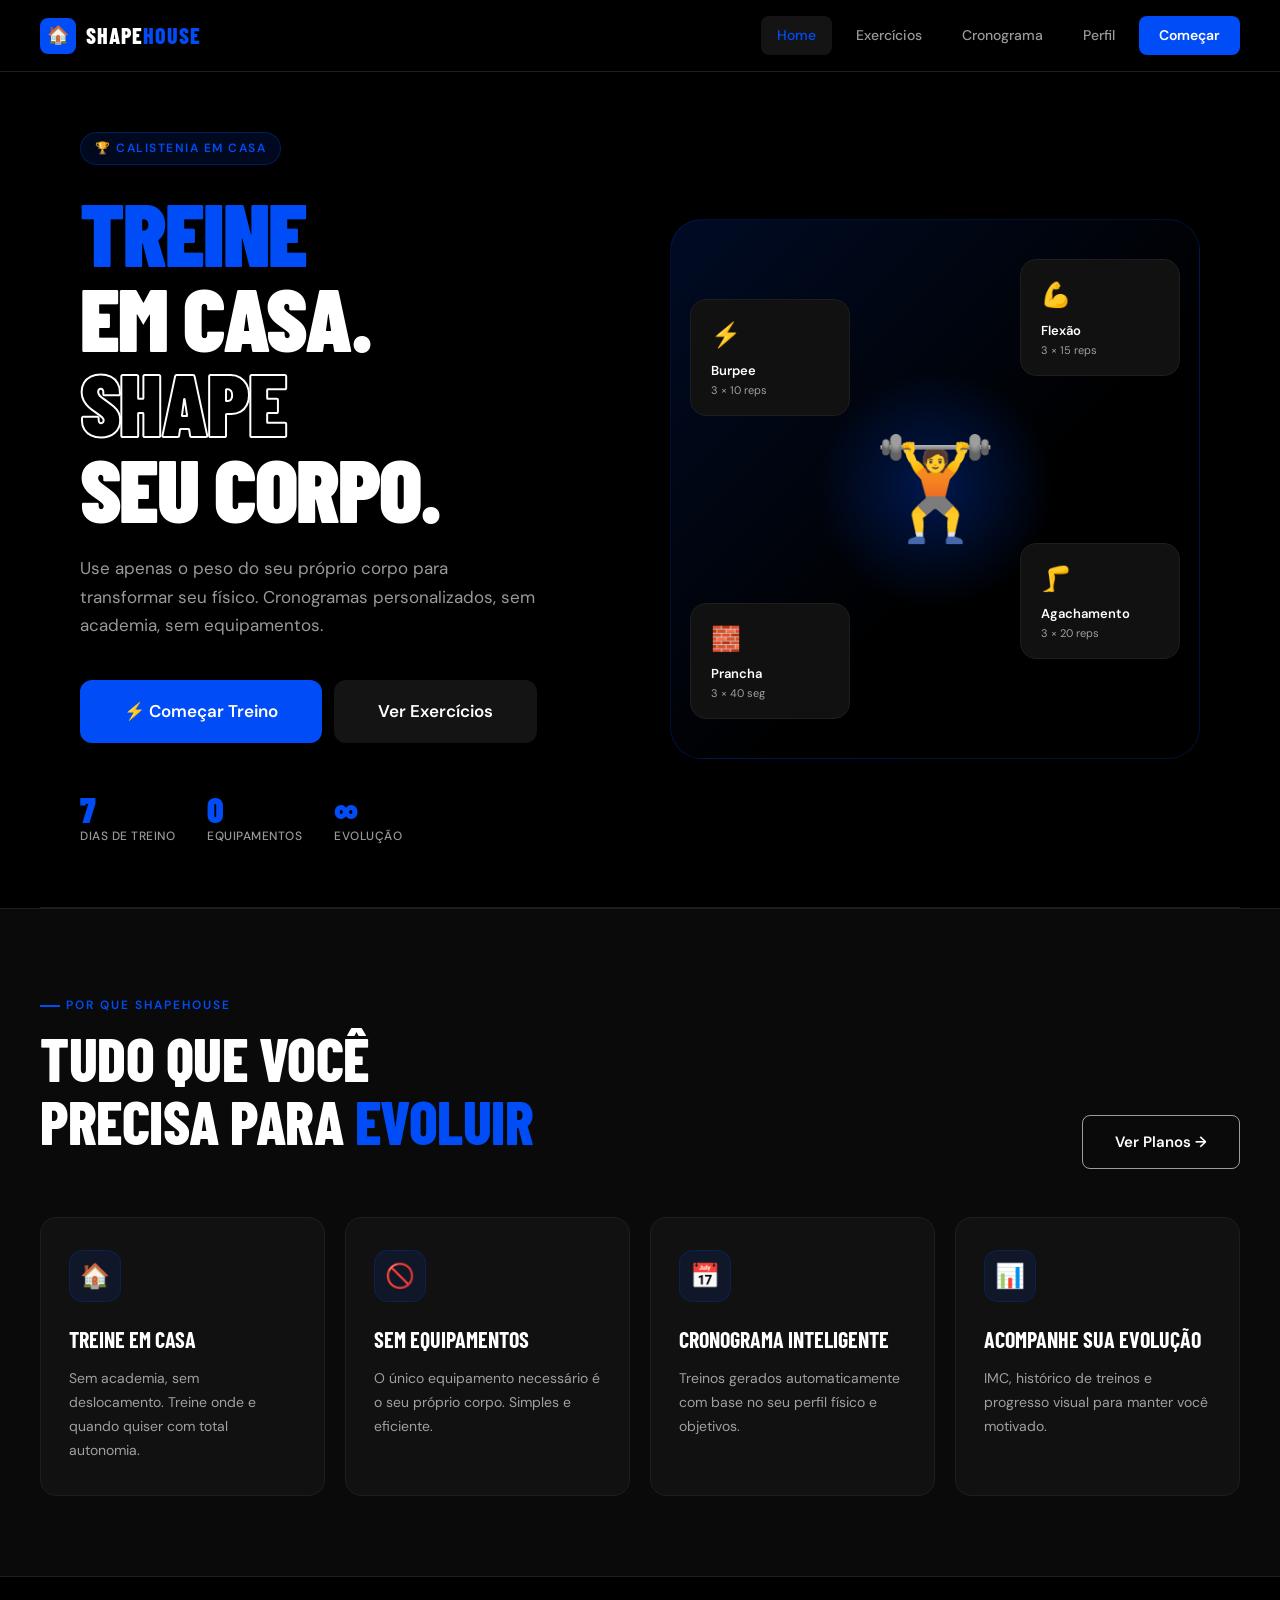
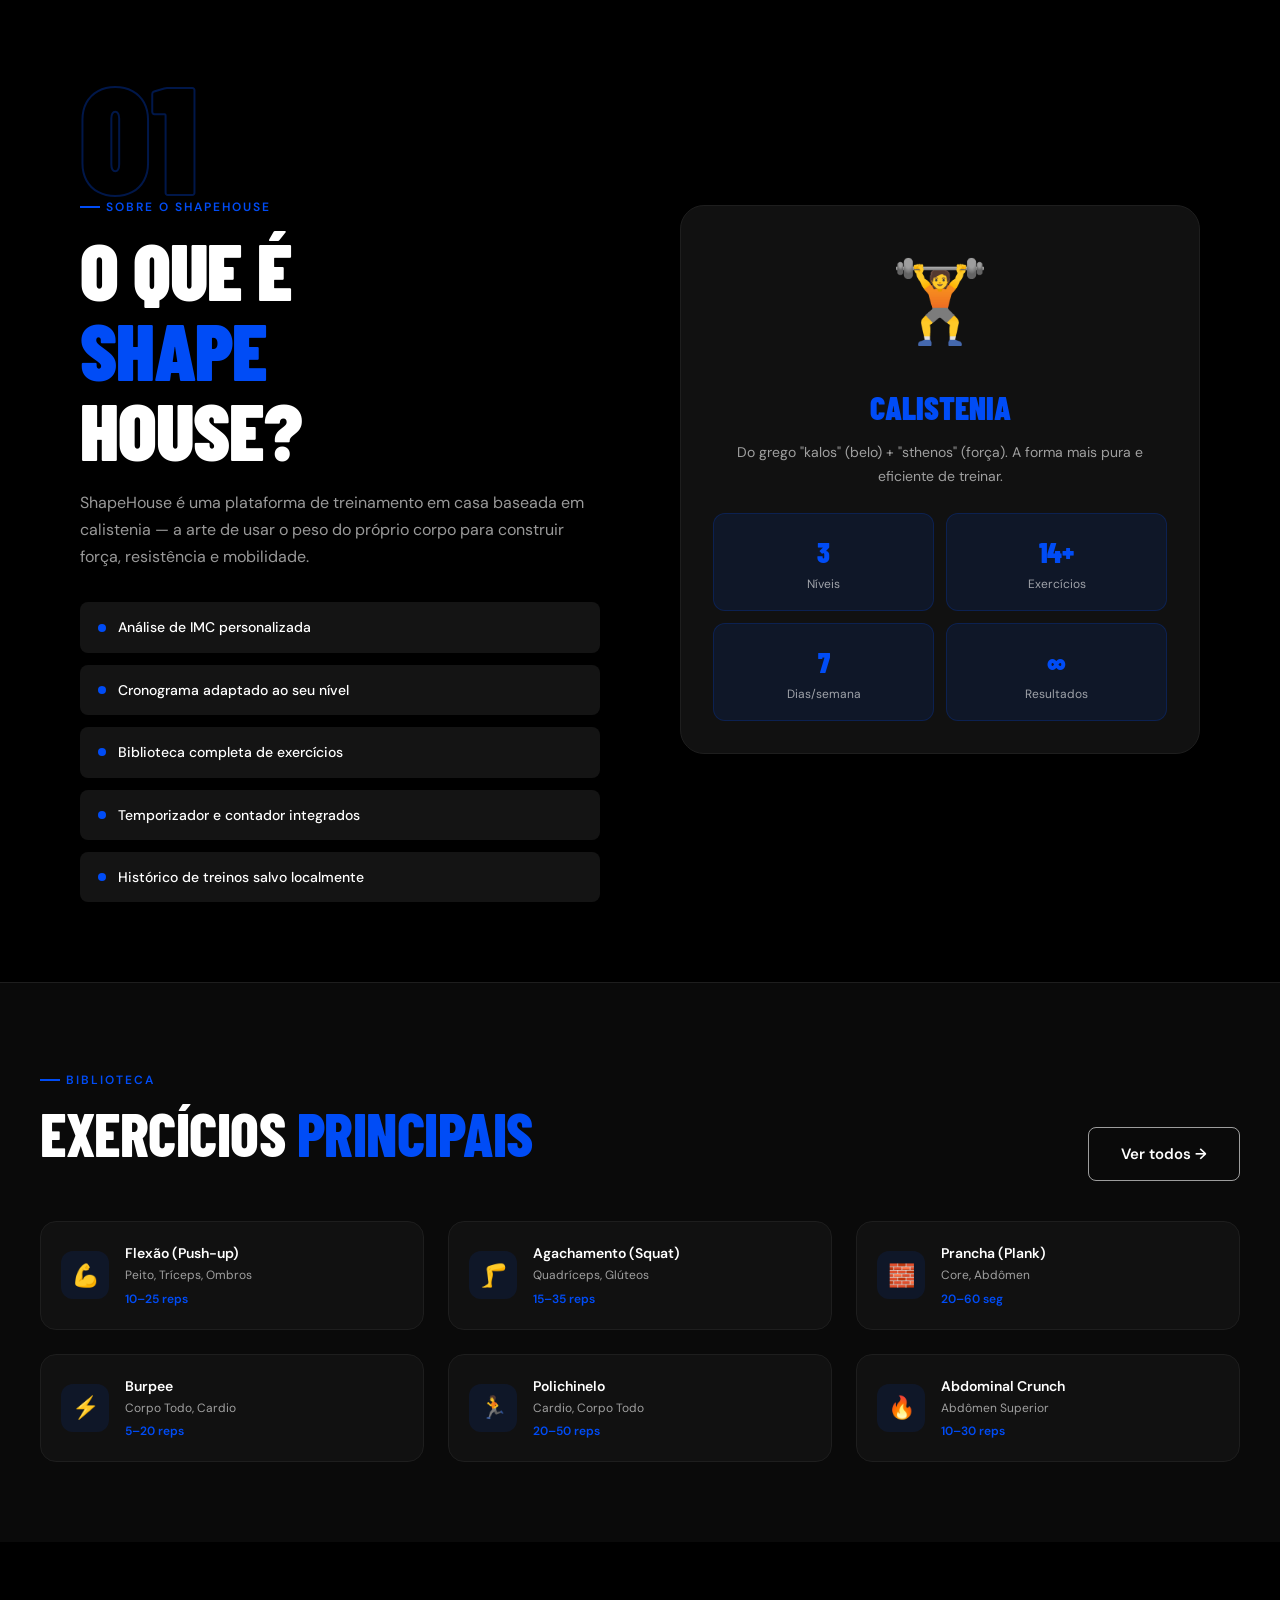
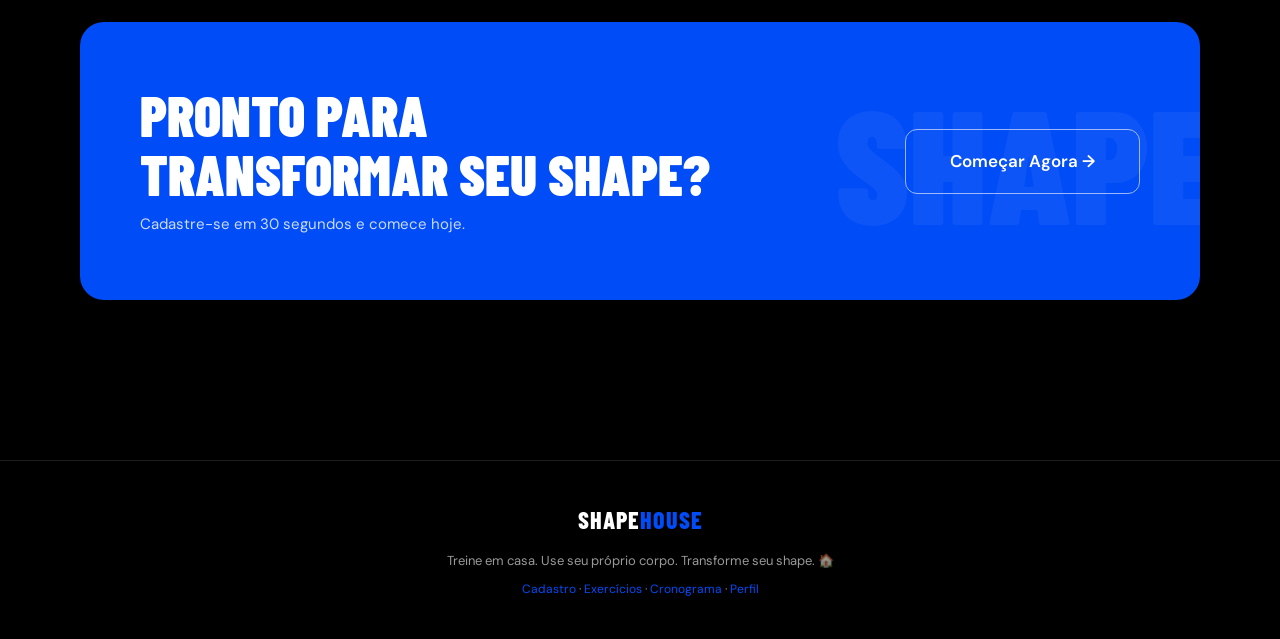
<file: index.html>
<!DOCTYPE html>
<html lang="pt-BR" data-theme="dark">
<head>
  <meta charset="UTF-8">
  <meta name="viewport" content="width=device-width, initial-scale=1.0">
  <title>ShapeHouse — Treine em Casa</title>
  <link rel="stylesheet" href="style.css">
  <style>
    /* ── HERO ── */
    .hero {
      min-height: calc(100vh - var(--navbar-h));
      display: grid;
      grid-template-columns: 1fr 1fr;
      align-items: center;
      padding: 60px 40px;
      max-width: 1200px;
      margin: 0 auto;
      gap: 60px;
    }

    .hero-tag {
      display: inline-flex;
      align-items: center;
      gap: 8px;
      background: rgba(0,76,246,0.12);
      border: 1px solid rgba(0,76,246,0.3);
      border-radius: 100px;
      padding: 6px 14px;
      font-size: 12px;
      font-weight: 600;
      letter-spacing: 1.5px;
      text-transform: uppercase;
      color: var(--blue);
      margin-bottom: 24px;
      opacity: 0;
      animation: fadeInUp 0.6s ease 0.1s forwards;
    }

    .hero-title {
      font-family: var(--font-display);
      font-size: clamp(52px, 7vw, 96px);
      font-weight: 900;
      text-transform: uppercase;
      line-height: 0.95;
      letter-spacing: -2px;
      margin-bottom: 24px;
      opacity: 0;
      animation: fadeInUp 0.6s ease 0.2s forwards;
    }

    .hero-title .blue { color: var(--blue); }
    .hero-title .outline {
      -webkit-text-stroke: 2px var(--white);
      color: transparent;
    }

    .hero-subtitle {
      font-size: 17px;
      color: var(--white-muted);
      line-height: 1.7;
      max-width: 460px;
      margin-bottom: 40px;
      opacity: 0;
      animation: fadeInUp 0.6s ease 0.3s forwards;
    }

    .hero-actions {
      display: flex;
      gap: 12px;
      flex-wrap: wrap;
      opacity: 0;
      animation: fadeInUp 0.6s ease 0.4s forwards;
    }

    .hero-stats {
      display: flex;
      gap: 32px;
      margin-top: 48px;
      opacity: 0;
      animation: fadeInUp 0.6s ease 0.5s forwards;
    }

    .hero-stat-num {
      font-family: var(--font-display);
      font-size: 36px;
      font-weight: 900;
      color: var(--blue);
      line-height: 1;
    }

    .hero-stat-label {
      font-size: 12px;
      color: var(--white-muted);
      font-weight: 500;
      text-transform: uppercase;
      letter-spacing: 0.5px;
    }

    /* Hero visual */
    .hero-visual {
      position: relative;
      height: 540px;
      opacity: 0;
      animation: fadeIn 0.8s ease 0.3s forwards;
    }

    .hero-bg-shape {
      position: absolute;
      inset: 0;
      background: linear-gradient(135deg, rgba(0,76,246,0.15) 0%, transparent 60%);
      border-radius: 32px;
      border: 1px solid rgba(0,76,246,0.2);
    }

    .hero-center-circle {
      position: absolute;
      top: 50%; left: 50%;
      transform: translate(-50%, -50%);
      width: 240px; height: 240px;
      background: radial-gradient(circle, rgba(0,76,246,0.3) 0%, transparent 70%);
      border-radius: 50%;
      display: flex;
      align-items: center;
      justify-content: center;
      font-size: 100px;
    }

    .hero-exercise-card {
      position: absolute;
      background: var(--black-card);
      border: 1px solid var(--black-border);
      border-radius: var(--radius);
      padding: 16px 20px;
      min-width: 160px;
    }

    .hero-exercise-card.card-1 { top: 40px; right: 20px; }
    .hero-exercise-card.card-2 { bottom: 100px; right: 20px; }
    .hero-exercise-card.card-3 { bottom: 40px; left: 20px; }
    .hero-exercise-card.card-4 { top: 80px; left: 20px; }

    .hec-icon { font-size: 24px; margin-bottom: 6px; }
    .hec-name { font-size: 13px; font-weight: 600; }
    .hec-reps { font-size: 11px; color: var(--white-muted); }

    .hero-line {
      position: absolute;
      width: 80px; height: 2px;
      background: linear-gradient(90deg, var(--blue), transparent);
      top: 50%; left: 50%;
    }

    /* ── BENEFITS ── */
    .benefits {
      padding: 80px 40px;
      background: var(--black-soft);
      border-top: 1px solid var(--black-border);
      border-bottom: 1px solid var(--black-border);
    }

    .benefits-inner {
      max-width: 1200px;
      margin: 0 auto;
    }

    .benefits-header {
      display: flex;
      align-items: flex-end;
      justify-content: space-between;
      margin-bottom: 48px;
      gap: 24px;
    }

    .benefit-card {
      background: var(--black-card);
      border: 1px solid var(--black-border);
      border-radius: var(--radius);
      padding: 32px 28px;
      transition: var(--transition);
      position: relative;
      overflow: hidden;
    }

    .benefit-card::before {
      content: '';
      position: absolute;
      top: 0; left: 0; right: 0;
      height: 3px;
      background: var(--blue);
      transform: scaleX(0);
      transition: var(--transition);
      transform-origin: left;
    }

    .benefit-card:hover::before { transform: scaleX(1); }
    .benefit-card:hover {
      border-color: rgba(0,76,246,0.3);
      transform: translateY(-6px);
      box-shadow: var(--shadow-blue);
    }

    .benefit-icon {
      width: 52px; height: 52px;
      background: rgba(0,76,246,0.1);
      border: 1px solid rgba(0,76,246,0.2);
      border-radius: 14px;
      display: flex;
      align-items: center;
      justify-content: center;
      font-size: 24px;
      margin-bottom: 20px;
    }

    .benefit-title {
      font-family: var(--font-display);
      font-size: 22px;
      font-weight: 700;
      text-transform: uppercase;
      margin-bottom: 10px;
    }

    .benefit-desc {
      color: var(--white-muted);
      font-size: 14px;
      line-height: 1.7;
    }

    /* ── ABOUT ── */
    .about {
      max-width: 1200px;
      margin: 0 auto;
      padding: 80px 40px;
      display: grid;
      grid-template-columns: 1fr 1fr;
      gap: 80px;
      align-items: center;
    }

    .about-number {
      font-family: var(--font-display);
      font-size: clamp(80px, 12vw, 160px);
      font-weight: 900;
      line-height: 1;
      -webkit-text-stroke: 2px rgba(0,76,246,0.3);
      color: transparent;
      margin-bottom: -20px;
    }

    .about-visual {
      position: relative;
    }

    .about-big-text {
      font-family: var(--font-display);
      font-size: clamp(48px, 8vw, 80px);
      font-weight: 900;
      text-transform: uppercase;
      line-height: 1;
      letter-spacing: -1px;
    }

    .about-features {
      margin-top: 32px;
      display: flex;
      flex-direction: column;
      gap: 12px;
    }

    .about-feature {
      display: flex;
      align-items: center;
      gap: 12px;
      padding: 14px 18px;
      background: var(--white-soft);
      border-radius: var(--radius-sm);
      font-size: 14px;
      font-weight: 500;
    }

    .about-feature-dot {
      width: 8px; height: 8px;
      background: var(--blue);
      border-radius: 50%;
      flex-shrink: 0;
    }

    /* ── EXERCISES PREVIEW ── */
    .exercises-preview {
      background: var(--black-soft);
      border-top: 1px solid var(--black-border);
      padding: 80px 40px;
    }

    .exercises-preview-inner {
      max-width: 1200px;
      margin: 0 auto;
    }

    .exercise-mini-card {
      background: var(--black-card);
      border: 1px solid var(--black-border);
      border-radius: var(--radius);
      padding: 20px;
      display: flex;
      align-items: center;
      gap: 16px;
      transition: var(--transition);
    }

    .exercise-mini-card:hover {
      border-color: rgba(0,76,246,0.4);
      background: rgba(0,76,246,0.05);
    }

    .emc-icon {
      width: 48px; height: 48px;
      background: rgba(0,76,246,0.1);
      border-radius: 12px;
      display: flex;
      align-items: center;
      justify-content: center;
      font-size: 22px;
      flex-shrink: 0;
    }

    .emc-name {
      font-weight: 600;
      font-size: 14px;
      margin-bottom: 2px;
    }

    .emc-muscles {
      font-size: 12px;
      color: var(--white-muted);
    }

    /* ── CTA BANNER ── */
    .cta-banner {
      max-width: 1200px;
      margin: 0 auto;
      padding: 80px 40px;
    }

    .cta-inner {
      background: var(--blue);
      border-radius: var(--radius-lg);
      padding: 64px 60px;
      display: flex;
      align-items: center;
      justify-content: space-between;
      gap: 40px;
      position: relative;
      overflow: hidden;
    }

    .cta-inner::before {
      content: 'SHAPE';
      position: absolute;
      right: -20px; top: 50%;
      transform: translateY(-50%);
      font-family: var(--font-display);
      font-size: 160px;
      font-weight: 900;
      color: rgba(255,255,255,0.05);
      pointer-events: none;
      white-space: nowrap;
    }

    .cta-title {
      font-family: var(--font-display);
      font-size: clamp(32px, 5vw, 56px);
      font-weight: 900;
      text-transform: uppercase;
      line-height: 1.05;
    }

    .cta-sub {
      font-size: 15px;
      opacity: 0.8;
      margin-top: 8px;
    }

    .cta-inner .btn-outline {
      border-color: rgba(255,255,255,0.6);
      color: var(--white);
      white-space: nowrap;
    }

    .cta-inner .btn-outline:hover {
      background: rgba(255,255,255,0.2);
    }

    /* RESPONSIVE */
    @media (max-width: 900px) {
      .hero { grid-template-columns: 1fr; gap: 40px; }
      .hero-visual { height: 320px; }
      .about { grid-template-columns: 1fr; gap: 40px; }
      .benefits { padding: 60px 24px; }
      .cta-inner { flex-direction: column; text-align: center; padding: 48px 32px; }
    }

    @media (max-width: 768px) {
      .hero { padding: 40px 20px; }
      .hero-title { letter-spacing: -1px; }
      .benefits-header { flex-direction: column; align-items: flex-start; }
      .hero-stats { gap: 24px; }
      .cta-banner, .exercises-preview, .about { padding: 48px 20px; }
    }
  </style>
</head>
<body>

<!-- NAVBAR -->
<nav class="navbar">
  <a href="index.html" class="nav-logo">
    <div class="nav-logo-icon">🏠</div>
    <div class="nav-logo-text">Shape<span>House</span></div>
  </a>
  <div class="nav-links">
    <a href="index.html" data-nav="home" class="active">Home</a>
    <a href="pages/exercicios.html">Exercícios</a>
    <a href="pages/cronograma.html">Cronograma</a>
    <a href="pages/perfil.html">Perfil</a>
    <a href="pages/cadastro.html" class="nav-cta">Começar</a>
  </div>
  <div class="nav-hamburger" aria-label="Menu">
    <span></span><span></span><span></span>
  </div>
</nav>

<!-- MOBILE NAV -->
<div class="mobile-nav">
  <a href="index.html" data-nav="home">🏠 Home</a>
  <a href="pages/exercicios.html">💪 Exercícios</a>
  <a href="pages/cronograma.html">📅 Cronograma</a>
  <a href="pages/perfil.html">👤 Perfil</a>
  <a href="pages/cadastro.html" style="color:var(--blue);font-weight:700;">→ Começar Agora</a>
</div>

<div class="page-wrapper">

  <!-- HERO -->
  <section class="hero">
    <div class="hero-content">
      <div class="hero-tag">🏆 Calistenia em Casa</div>
      <h1 class="hero-title">
        <span class="blue">Treine</span><br>
        em Casa.<br>
        <span class="outline">Shape</span><br>
        seu Corpo.
      </h1>
      <p class="hero-subtitle">
        Use apenas o peso do seu próprio corpo para transformar seu físico. 
        Cronogramas personalizados, sem academia, sem equipamentos.
      </p>
      <div class="hero-actions">
        <a href="pages/cadastro.html" class="btn btn-primary btn-lg">
          ⚡ Começar Treino
        </a>
        <a href="pages/exercicios.html" class="btn btn-ghost btn-lg">
          Ver Exercícios
        </a>
      </div>
      <div class="hero-stats">
        <div>
          <div class="hero-stat-num">7</div>
          <div class="hero-stat-label">Dias de treino</div>
        </div>
        <div>
          <div class="hero-stat-num">0</div>
          <div class="hero-stat-label">Equipamentos</div>
        </div>
        <div>
          <div class="hero-stat-num">∞</div>
          <div class="hero-stat-label">Evolução</div>
        </div>
      </div>
    </div>

    <div class="hero-visual">
      <div class="hero-bg-shape"></div>
      <div class="hero-center-circle">🏋️</div>

      <div class="hero-exercise-card card-1">
        <div class="hec-icon">💪</div>
        <div class="hec-name">Flexão</div>
        <div class="hec-reps">3 × 15 reps</div>
      </div>
      <div class="hero-exercise-card card-2">
        <div class="hec-icon">🦵</div>
        <div class="hec-name">Agachamento</div>
        <div class="hec-reps">3 × 20 reps</div>
      </div>
      <div class="hero-exercise-card card-3">
        <div class="hec-icon">🧱</div>
        <div class="hec-name">Prancha</div>
        <div class="hec-reps">3 × 40 seg</div>
      </div>
      <div class="hero-exercise-card card-4">
        <div class="hec-icon">⚡</div>
        <div class="hec-name">Burpee</div>
        <div class="hec-reps">3 × 10 reps</div>
      </div>
    </div>
  </section>

  <div class="divider"></div>

  <!-- BENEFITS -->
  <section class="benefits">
    <div class="benefits-inner">
      <div class="benefits-header">
        <div>
          <div class="section-tag">Por que ShapeHouse</div>
          <h2 class="section-title">Tudo que você<br>precisa para <span>evoluir</span></h2>
        </div>
        <a href="pages/cadastro.html" class="btn btn-outline">Ver Planos →</a>
      </div>
      <div class="grid-4">
        <div class="benefit-card animate-fade-up-delay-1">
          <div class="benefit-icon">🏠</div>
          <div class="benefit-title">Treine em Casa</div>
          <p class="benefit-desc">Sem academia, sem deslocamento. Treine onde e quando quiser com total autonomia.</p>
        </div>
        <div class="benefit-card animate-fade-up-delay-2">
          <div class="benefit-icon">🚫</div>
          <div class="benefit-title">Sem Equipamentos</div>
          <p class="benefit-desc">O único equipamento necessário é o seu próprio corpo. Simples e eficiente.</p>
        </div>
        <div class="benefit-card animate-fade-up-delay-3">
          <div class="benefit-icon">📅</div>
          <div class="benefit-title">Cronograma Inteligente</div>
          <p class="benefit-desc">Treinos gerados automaticamente com base no seu perfil físico e objetivos.</p>
        </div>
        <div class="benefit-card animate-fade-up-delay-4">
          <div class="benefit-icon">📊</div>
          <div class="benefit-title">Acompanhe sua Evolução</div>
          <p class="benefit-desc">IMC, histórico de treinos e progresso visual para manter você motivado.</p>
        </div>
      </div>
    </div>
  </section>

  <!-- ABOUT -->
  <section class="about">
    <div>
      <div class="about-number">01</div>
      <div class="section-tag">Sobre o ShapeHouse</div>
      <h2 class="about-big-text">
        O que é<br><span style="color:var(--blue)">Shape</span><br>House?
      </h2>
      <p class="section-subtitle" style="margin-top:20px">
        ShapeHouse é uma plataforma de treinamento em casa baseada em calistenia — 
        a arte de usar o peso do próprio corpo para construir força, resistência e mobilidade.
      </p>
      <div class="about-features">
        <div class="about-feature"><div class="about-feature-dot"></div>Análise de IMC personalizada</div>
        <div class="about-feature"><div class="about-feature-dot"></div>Cronograma adaptado ao seu nível</div>
        <div class="about-feature"><div class="about-feature-dot"></div>Biblioteca completa de exercícios</div>
        <div class="about-feature"><div class="about-feature-dot"></div>Temporizador e contador integrados</div>
        <div class="about-feature"><div class="about-feature-dot"></div>Histórico de treinos salvo localmente</div>
      </div>
    </div>
    <div class="about-visual">
      <div style="background:var(--black-card); border:1px solid var(--black-border); border-radius:var(--radius-lg); padding:32px; text-align:center;">
        <div style="font-size:80px; margin-bottom:16px;">🏋️</div>
        <div style="font-family:var(--font-display); font-size:32px; font-weight:900; text-transform:uppercase; margin-bottom:8px; color:var(--blue);">Calistenia</div>
        <p style="color:var(--white-muted); font-size:14px; line-height:1.7;">
          Do grego "kalos" (belo) + "sthenos" (força). A forma mais pura e eficiente de treinar.
        </p>
        <div style="display:grid; grid-template-columns:1fr 1fr; gap:12px; margin-top:24px;">
          <div style="background:rgba(0,76,246,0.1); border:1px solid rgba(0,76,246,0.2); border-radius:12px; padding:16px;">
            <div style="font-family:var(--font-display); font-size:28px; font-weight:900; color:var(--blue);">3</div>
            <div style="font-size:12px; color:var(--white-muted);">Níveis</div>
          </div>
          <div style="background:rgba(0,76,246,0.1); border:1px solid rgba(0,76,246,0.2); border-radius:12px; padding:16px;">
            <div style="font-family:var(--font-display); font-size:28px; font-weight:900; color:var(--blue);">14+</div>
            <div style="font-size:12px; color:var(--white-muted);">Exercícios</div>
          </div>
          <div style="background:rgba(0,76,246,0.1); border:1px solid rgba(0,76,246,0.2); border-radius:12px; padding:16px;">
            <div style="font-family:var(--font-display); font-size:28px; font-weight:900; color:var(--blue);">7</div>
            <div style="font-size:12px; color:var(--white-muted);">Dias/semana</div>
          </div>
          <div style="background:rgba(0,76,246,0.1); border:1px solid rgba(0,76,246,0.2); border-radius:12px; padding:16px;">
            <div style="font-family:var(--font-display); font-size:28px; font-weight:900; color:var(--blue);">∞</div>
            <div style="font-size:12px; color:var(--white-muted);">Resultados</div>
          </div>
        </div>
      </div>
    </div>
  </section>

  <!-- EXERCISES PREVIEW -->
  <section class="exercises-preview">
    <div class="exercises-preview-inner">
      <div style="display:flex; align-items:flex-end; justify-content:space-between; margin-bottom:40px; gap:20px; flex-wrap:wrap;">
        <div>
          <div class="section-tag">Biblioteca</div>
          <h2 class="section-title">Exercícios <span>principais</span></h2>
        </div>
        <a href="pages/exercicios.html" class="btn btn-outline">Ver todos →</a>
      </div>
      <div class="grid-3" id="exercises-preview-grid">
        <!-- Loaded by JS -->
      </div>
    </div>
  </section>

  <!-- CTA BANNER -->
  <section class="cta-banner">
    <div class="cta-inner">
      <div>
        <div class="cta-title">Pronto para<br>transformar seu shape?</div>
        <div class="cta-sub">Cadastre-se em 30 segundos e comece hoje.</div>
      </div>
      <a href="pages/cadastro.html" class="btn btn-outline btn-lg">
        Começar Agora →
      </a>
    </div>
  </section>

  <!-- FOOTER -->
  <footer class="footer">
    <div class="footer-logo">Shape<span>House</span></div>
    <p class="footer-text">Treine em casa. Use seu próprio corpo. Transforme seu shape. 🏠</p>
    <p class="footer-text" style="margin-top:8px; font-size:12px;">
      <a href="pages/cadastro.html" style="color:var(--blue)">Cadastro</a> · 
      <a href="pages/exercicios.html" style="color:var(--blue)">Exercícios</a> · 
      <a href="pages/cronograma.html" style="color:var(--blue)">Cronograma</a> · 
      <a href="pages/perfil.html" style="color:var(--blue)">Perfil</a>
    </p>
  </footer>
</div>

<script src="script.js"></script>
<script>
  // Render exercise preview cards
  const previewExercicios = [
    { icon:'💪', nome:'Flexão (Push-up)',   muscles:'Peito, Tríceps, Ombros', reps:'10–25 reps' },
    { icon:'🦵', nome:'Agachamento (Squat)', muscles:'Quadríceps, Glúteos',  reps:'15–35 reps' },
    { icon:'🧱', nome:'Prancha (Plank)',      muscles:'Core, Abdômen',        reps:'20–60 seg' },
    { icon:'⚡', nome:'Burpee',              muscles:'Corpo Todo, Cardio',    reps:'5–20 reps' },
    { icon:'🏃', nome:'Polichinelo',         muscles:'Cardio, Corpo Todo',    reps:'20–50 reps' },
    { icon:'🔥', nome:'Abdominal Crunch',    muscles:'Abdômen Superior',      reps:'10–30 reps' },
  ];

  const grid = document.getElementById('exercises-preview-grid');
  previewExercicios.forEach((ex, i) => {
    const card = document.createElement('div');
    card.className = 'exercise-mini-card animate-fade-up-delay-' + Math.min(i+1, 5);
    card.innerHTML = `
      <div class="emc-icon">${ex.icon}</div>
      <div>
        <div class="emc-name">${ex.nome}</div>
        <div class="emc-muscles">${ex.muscles}</div>
        <div style="font-size:12px; color:var(--blue); font-weight:600; margin-top:4px">${ex.reps}</div>
      </div>
    `;
    grid.appendChild(card);
  });

  // Check if user already registered
  const user = UserDB.getUser();
  if (user) {
    document.querySelector('.nav-cta').textContent = `Olá, ${user.nome.split(' ')[0]}`;
    document.querySelector('.nav-cta').href = 'pages/perfil.html';
  }
</script>
</body>
</html>
</file>
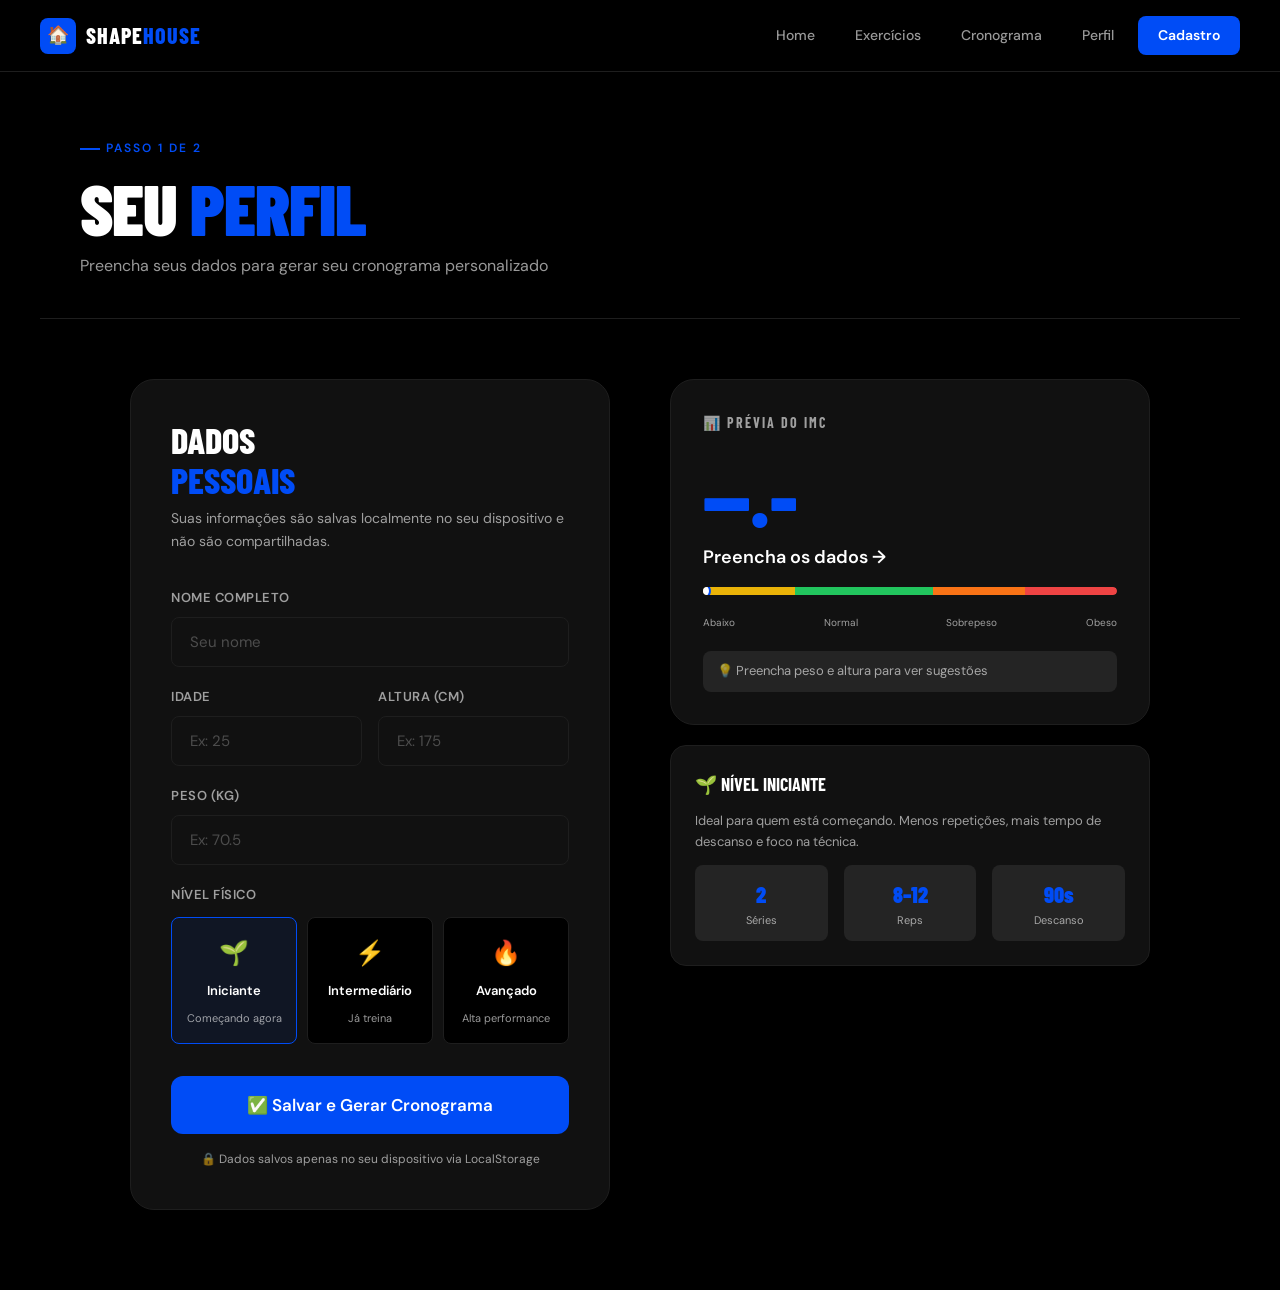
<file: cadastro.html>
<!DOCTYPE html>
<html lang="pt-BR" data-theme="dark">
<head>
  <meta charset="UTF-8">
  <meta name="viewport" content="width=device-width, initial-scale=1.0">
  <title>ShapeHouse — Cadastro</title>
  <link rel="stylesheet" href="../style.css">
  <style>
    .cadastro-layout {
      max-width: 1100px;
      margin: 0 auto;
      padding: 60px 40px 80px;
      display: grid;
      grid-template-columns: 1fr 1fr;
      gap: 60px;
      align-items: start;
    }

    .form-card {
      background: var(--black-card);
      border: 1px solid var(--black-border);
      border-radius: var(--radius-lg);
      padding: 40px;
    }

    .form-title {
      font-family: var(--font-display);
      font-size: 36px;
      font-weight: 800;
      text-transform: uppercase;
      margin-bottom: 8px;
      line-height: 1.1;
    }

    .form-title span { color: var(--blue); }

    .form-subtitle {
      color: var(--white-muted);
      font-size: 14px;
      margin-bottom: 36px;
      line-height: 1.6;
    }

    .form-row {
      display: grid;
      grid-template-columns: 1fr 1fr;
      gap: 16px;
    }

    .nivel-selector {
      display: grid;
      grid-template-columns: 1fr 1fr 1fr;
      gap: 10px;
      margin-top: 4px;
    }

    .nivel-option {
      position: relative;
      cursor: pointer;
    }

    .nivel-option input {
      position: absolute;
      opacity: 0;
      width: 0; height: 0;
    }

    .nivel-label {
      display: flex;
      flex-direction: column;
      align-items: center;
      gap: 8px;
      padding: 16px 10px;
      background: var(--black);
      border: 1.5px solid var(--black-border);
      border-radius: var(--radius-sm);
      transition: var(--transition);
      text-align: center;
    }

    .nivel-label:hover {
      border-color: rgba(0,76,246,0.4);
    }

    .nivel-option input:checked + .nivel-label {
      border-color: var(--blue);
      background: rgba(0,76,246,0.08);
    }

    .nivel-emoji { font-size: 24px; }
    .nivel-text { font-size: 13px; font-weight: 600; }
    .nivel-sub { font-size: 11px; color: var(--white-muted); }

    /* Right side info */
    .info-panel {
      display: flex;
      flex-direction: column;
      gap: 20px;
      position: sticky;
      top: calc(var(--navbar-h) + 24px);
    }

    .imc-preview {
      background: var(--black-card);
      border: 1px solid var(--black-border);
      border-radius: var(--radius-lg);
      padding: 32px;
    }

    .imc-title {
      font-family: var(--font-display);
      font-size: 14px;
      font-weight: 700;
      letter-spacing: 2px;
      text-transform: uppercase;
      color: var(--white-muted);
      margin-bottom: 20px;
    }

    .imc-big-number {
      font-family: var(--font-display);
      font-size: 80px;
      font-weight: 900;
      line-height: 1;
      color: var(--blue);
      margin-bottom: 8px;
      transition: all 0.4s ease;
    }

    .imc-label {
      font-size: 18px;
      font-weight: 600;
      margin-bottom: 16px;
    }

    .imc-bar {
      height: 8px;
      background: var(--black-border);
      border-radius: 100px;
      overflow: hidden;
      margin-bottom: 20px;
      position: relative;
    }

    .imc-bar-segments {
      display: flex;
      height: 100%;
    }

    .imc-seg-1 { flex: 1; background: #eab308; border-radius: 8px 0 0 8px; }
    .imc-seg-2 { flex: 1.5; background: #22c55e; }
    .imc-seg-3 { flex: 1; background: #f97316; }
    .imc-seg-4 { flex: 1; background: #ef4444; border-radius: 0 8px 8px 0; }

    .imc-pointer {
      position: absolute;
      top: -4px;
      width: 16px; height: 16px;
      background: var(--white);
      border-radius: 50%;
      border: 2px solid var(--blue);
      transform: translateX(-50%);
      transition: left 0.4s ease;
    }

    .imc-sugestoes {
      display: flex;
      flex-direction: column;
      gap: 8px;
    }

    .imc-sug-item {
      display: flex;
      align-items: center;
      gap: 10px;
      font-size: 13px;
      color: var(--white-muted);
      padding: 10px 14px;
      background: var(--white-soft);
      border-radius: var(--radius-sm);
    }

    .nivel-info-card {
      background: var(--black-card);
      border: 1px solid var(--black-border);
      border-radius: var(--radius);
      padding: 24px;
    }

    .nivel-info-title {
      font-family: var(--font-display);
      font-size: 18px;
      font-weight: 700;
      text-transform: uppercase;
      margin-bottom: 12px;
    }

    .nivel-detail {
      display: flex;
      gap: 16px;
      margin-top: 12px;
    }

    .nd-item {
      flex: 1;
      text-align: center;
      padding: 12px;
      background: var(--white-soft);
      border-radius: var(--radius-sm);
    }

    .nd-val {
      font-family: var(--font-display);
      font-size: 22px;
      font-weight: 900;
      color: var(--blue);
    }

    .nd-key { font-size: 11px; color: var(--white-muted); }

    @media (max-width: 900px) {
      .cadastro-layout { grid-template-columns: 1fr; gap: 32px; padding: 40px 20px 60px; }
      .info-panel { position: static; }
      .form-row { grid-template-columns: 1fr; }
    }
  </style>
</head>
<body>

<nav class="navbar">
  <a href="../index.html" class="nav-logo">
    <div class="nav-logo-icon">🏠</div>
    <div class="nav-logo-text">Shape<span>House</span></div>
  </a>
  <div class="nav-links">
    <a href="../index.html">Home</a>
    <a href="exercicios.html">Exercícios</a>
    <a href="cronograma.html">Cronograma</a>
    <a href="perfil.html">Perfil</a>
    <a href="cadastro.html" class="nav-cta active">Cadastro</a>
  </div>
  <div class="nav-hamburger"><span></span><span></span><span></span></div>
</nav>

<div class="mobile-nav">
  <a href="../index.html">🏠 Home</a>
  <a href="exercicios.html">💪 Exercícios</a>
  <a href="cronograma.html">📅 Cronograma</a>
  <a href="perfil.html">👤 Perfil</a>
  <a href="cadastro.html" class="active">✍️ Cadastro</a>
</div>

<div class="page-wrapper">
  <div class="page-header">
    <div class="section-tag">Passo 1 de 2</div>
    <h1 class="page-header-title">Seu <span>Perfil</span></h1>
    <p class="page-header-sub">Preencha seus dados para gerar seu cronograma personalizado</p>
  </div>

  <div class="cadastro-layout">
    <!-- FORM -->
    <div class="form-card animate-fade-up">
      <div class="form-title">Dados<br><span>Pessoais</span></div>
      <p class="form-subtitle">Suas informações são salvas localmente no seu dispositivo e não são compartilhadas.</p>

      <form id="form-cadastro" autocomplete="off">
        <div class="form-group">
          <label class="form-label">Nome Completo</label>
          <input type="text" class="form-input" id="input-nome" placeholder="Seu nome" required>
        </div>

        <div class="form-row">
          <div class="form-group">
            <label class="form-label">Idade</label>
            <input type="number" class="form-input" id="input-idade" placeholder="Ex: 25" min="10" max="100" required>
          </div>
          <div class="form-group">
            <label class="form-label">Altura (cm)</label>
            <input type="number" class="form-input" id="input-altura" placeholder="Ex: 175" min="100" max="250" required>
          </div>
        </div>

        <div class="form-group">
          <label class="form-label">Peso (kg)</label>
          <input type="number" class="form-input" id="input-peso" placeholder="Ex: 70.5" min="30" max="300" step="0.1" required>
        </div>

        <div class="form-group">
          <label class="form-label">Nível Físico</label>
          <div class="nivel-selector">
            <label class="nivel-option">
              <input type="radio" name="nivel" value="iniciante" checked>
              <div class="nivel-label">
                <span class="nivel-emoji">🌱</span>
                <span class="nivel-text">Iniciante</span>
                <span class="nivel-sub">Começando agora</span>
              </div>
            </label>
            <label class="nivel-option">
              <input type="radio" name="nivel" value="intermediario">
              <div class="nivel-label">
                <span class="nivel-emoji">⚡</span>
                <span class="nivel-text">Intermediário</span>
                <span class="nivel-sub">Já treina</span>
              </div>
            </label>
            <label class="nivel-option">
              <input type="radio" name="nivel" value="avancado">
              <div class="nivel-label">
                <span class="nivel-emoji">🔥</span>
                <span class="nivel-text">Avançado</span>
                <span class="nivel-sub">Alta performance</span>
              </div>
            </label>
          </div>
        </div>

        <div style="margin-top:32px; display:flex; gap:12px;">
          <button type="submit" class="btn btn-primary btn-full btn-lg">
            ✅ Salvar e Gerar Cronograma
          </button>
        </div>

        <p style="text-align:center; color:var(--white-muted); font-size:12px; margin-top:16px;">
          🔒 Dados salvos apenas no seu dispositivo via LocalStorage
        </p>
      </form>
    </div>

    <!-- INFO PANEL -->
    <div class="info-panel">
      <!-- IMC Preview -->
      <div class="imc-preview animate-fade-up-delay-2">
        <div class="imc-title">📊 Prévia do IMC</div>
        <div class="imc-big-number" id="imc-number">--.-</div>
        <div class="imc-label" id="imc-label">Preencha os dados →</div>

        <div class="imc-bar">
          <div class="imc-bar-segments">
            <div class="imc-seg-1"></div>
            <div class="imc-seg-2"></div>
            <div class="imc-seg-3"></div>
            <div class="imc-seg-4"></div>
          </div>
          <div class="imc-pointer" id="imc-pointer" style="left:0%"></div>
        </div>

        <div style="display:flex; justify-content:space-between; font-size:10px; color:var(--white-muted); margin-bottom:20px;">
          <span>Abaixo</span>
          <span>Normal</span>
          <span>Sobrepeso</span>
          <span>Obeso</span>
        </div>

        <div class="imc-sugestoes" id="imc-sugestoes">
          <div class="imc-sug-item">💡 Preencha peso e altura para ver sugestões</div>
        </div>
      </div>

      <!-- Nivel info card -->
      <div class="nivel-info-card animate-fade-up-delay-3" id="nivel-info">
        <div class="nivel-info-title" id="nivel-titulo">🌱 Nível Iniciante</div>
        <p id="nivel-desc" style="font-size:13px; color:var(--white-muted); line-height:1.6">
          Ideal para quem está começando. Menos repetições, mais tempo de descanso e foco na técnica.
        </p>
        <div class="nivel-detail" id="nivel-detail">
          <div class="nd-item">
            <div class="nd-val" id="nd-series">2</div>
            <div class="nd-key">Séries</div>
          </div>
          <div class="nd-item">
            <div class="nd-val" id="nd-reps">8–12</div>
            <div class="nd-key">Reps</div>
          </div>
          <div class="nd-item">
            <div class="nd-val" id="nd-descanso">90s</div>
            <div class="nd-key">Descanso</div>
          </div>
        </div>
      </div>
    </div>
  </div>
</div>

<script src="../script.js"></script>
<script>
  // IMC Live preview
  const pesoInput  = document.getElementById('input-peso');
  const alturaInput = document.getElementById('input-altura');
  const imcNumber  = document.getElementById('imc-number');
  const imcLabel   = document.getElementById('imc-label');
  const imcPointer = document.getElementById('imc-pointer');
  const imcSug     = document.getElementById('imc-sugestoes');

  function updateIMC() {
    const p = parseFloat(pesoInput.value);
    const a = parseFloat(alturaInput.value);
    if (!p || !a || a < 100) return;

    const imc = calcularIMC(p, a);
    const classe = classificarIMC(imc);
    const nivel  = document.querySelector('input[name="nivel"]:checked')?.value || 'iniciante';
    const sugs   = sugestoesIMC(imc, nivel);

    imcNumber.textContent = imc.toFixed(1);
    imcNumber.style.color = classe.cor;
    imcLabel.textContent  = `${classe.emoji} ${classe.label}`;

    // Pointer position
    // Scale: <18.5 = 0–22%, 18.5–25 = 22–50%, 25–30 = 50–72%, >30 = 72–100%
    let pct;
    if (imc <= 15)      pct = 0;
    else if (imc <= 18.5) pct = ((imc - 15) / 3.5) * 22;
    else if (imc <= 25)   pct = 22 + ((imc - 18.5) / 6.5) * 28;
    else if (imc <= 30)   pct = 50 + ((imc - 25) / 5) * 22;
    else                  pct = Math.min(72 + ((imc - 30) / 10) * 28, 98);

    imcPointer.style.left = pct + '%';

    imcSug.innerHTML = sugs.map(s => `<div class="imc-sug-item">💡 ${s}</div>`).join('');
  }

  pesoInput.addEventListener('input', updateIMC);
  alturaInput.addEventListener('input', updateIMC);

  // Nivel selector
  const nivelConfigs = {
    iniciante: {
      titulo: '🌱 Nível Iniciante',
      desc: 'Ideal para quem está começando. Menos repetições, mais tempo de descanso e foco na técnica.',
      series: 2, reps: '8–12', descanso: '90s'
    },
    intermediario: {
      titulo: '⚡ Nível Intermediário',
      desc: 'Para quem já tem uma base. Volume moderado com intensidade progressiva.',
      series: 3, reps: '15–20', descanso: '60s'
    },
    avancado: {
      titulo: '🔥 Nível Avançado',
      desc: 'Alta intensidade, menos descanso e mais volume. Para atletas experientes.',
      series: 4, reps: '25–35', descanso: '30s'
    }
  };

  document.querySelectorAll('input[name="nivel"]').forEach(radio => {
    radio.addEventListener('change', () => {
      const cfg = nivelConfigs[radio.value];
      document.getElementById('nivel-titulo').textContent = cfg.titulo;
      document.getElementById('nivel-desc').textContent   = cfg.desc;
      document.getElementById('nd-series').textContent   = cfg.series;
      document.getElementById('nd-reps').textContent     = cfg.reps;
      document.getElementById('nd-descanso').textContent = cfg.descanso;
      updateIMC();
    });
  });

  // Form submit
  document.getElementById('form-cadastro').addEventListener('submit', (e) => {
    e.preventDefault();
    const nome   = document.getElementById('input-nome').value.trim();
    const idade  = parseInt(document.getElementById('input-idade').value);
    const altura = parseFloat(document.getElementById('input-altura').value);
    const peso   = parseFloat(document.getElementById('input-peso').value);
    const nivel  = document.querySelector('input[name="nivel"]:checked').value;

    if (!nome || !idade || !altura || !peso) {
      showToast('Preencha todos os campos!', 'error');
      return;
    }

    const userData = { nome, idade, altura, peso, nivel };
    UserDB.setUser(userData);

    // Generate schedule
    const cronograma = gerarCronograma(userData);
    UserDB.setCronograma(cronograma);
    UserDB.addHistorico({ tipo: 'Cronograma Gerado', nivel, imc: cronograma.imc });

    showToast(`Bem-vindo, ${nome.split(' ')[0]}! Cronograma gerado! ✅`, 'success');

    setTimeout(() => {
      window.location.href = 'cronograma.html';
    }, 1500);
  });

  // Load existing data
  const existingUser = UserDB.getUser();
  if (existingUser) {
    document.getElementById('input-nome').value   = existingUser.nome;
    document.getElementById('input-idade').value  = existingUser.idade;
    document.getElementById('input-altura').value = existingUser.altura;
    document.getElementById('input-peso').value   = existingUser.peso;
    const radio = document.querySelector(`input[name="nivel"][value="${existingUser.nivel}"]`);
    if (radio) { radio.checked = true; radio.dispatchEvent(new Event('change')); }
    updateIMC();
  }
</script>
</body>
</html>
</file>
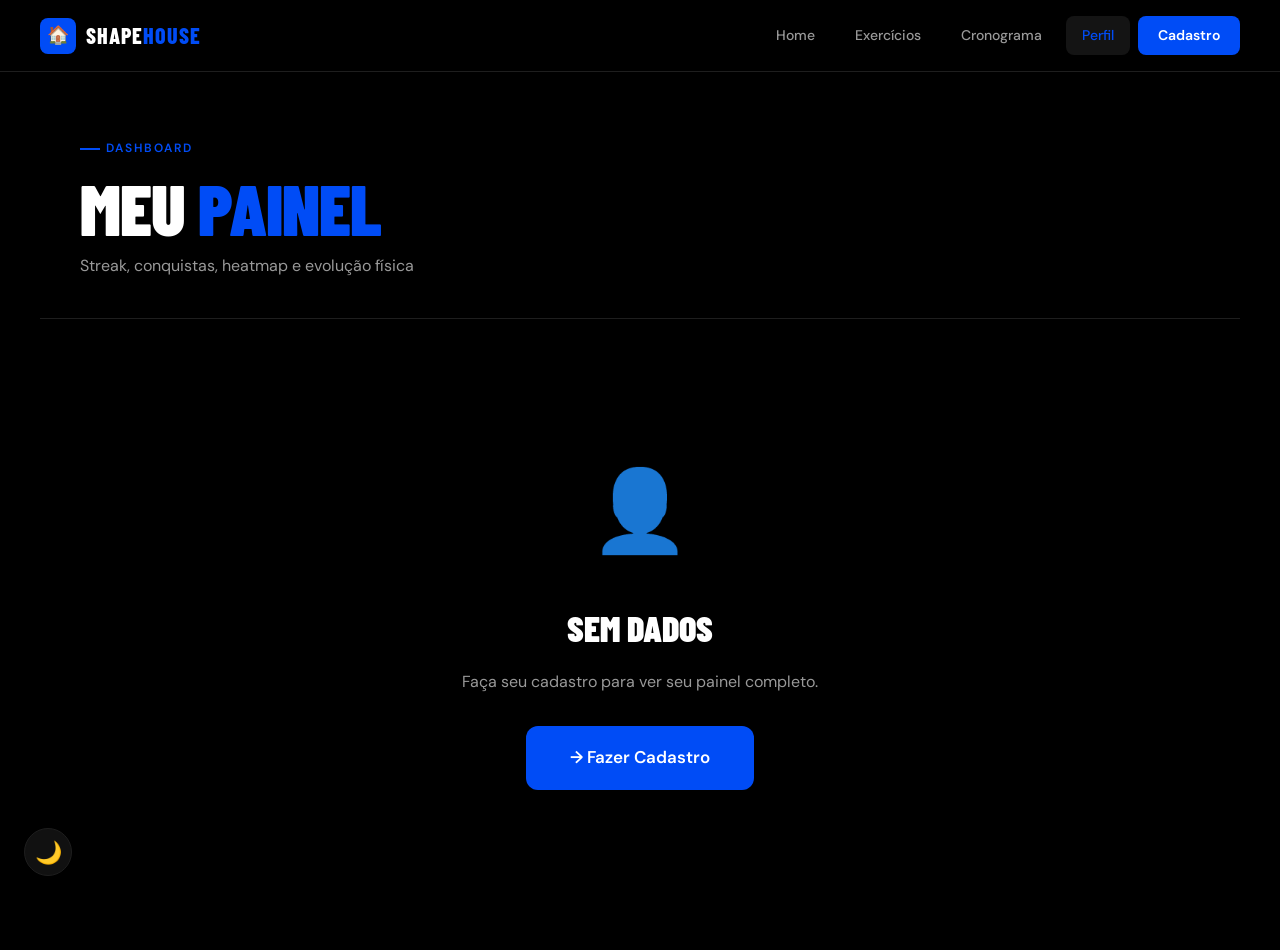
<file: perfil.html>
<!DOCTYPE html>
<html lang="pt-BR" data-theme="dark">
<head>
  <meta charset="UTF-8">
  <meta name="viewport" content="width=device-width, initial-scale=1.0">
  <title>ShapeHouse — Perfil</title>
  <link rel="stylesheet" href="../style.css">
  <style>
    .perfil-layout { max-width: 1200px; margin: 0 auto; padding: 48px 40px 80px; }

    /* ── PROFILE HERO ─────────────── */
    .profile-hero {
      background: linear-gradient(135deg, rgba(0,76,246,0.12) 0%, transparent 60%);
      border: 1px solid rgba(0,76,246,0.2);
      border-radius: var(--radius-lg);
      padding: 36px 40px;
      display: grid;
      grid-template-columns: auto 1fr auto;
      gap: 28px; align-items: center; margin-bottom: 28px;
    }
    .avatar { width:88px; height:88px; background:var(--blue); border-radius:22px; display:flex; align-items:center; justify-content:center; font-family:var(--font-display); font-size:44px; font-weight:900; flex-shrink:0; }
    .profile-name { font-family:var(--font-display); font-size:36px; font-weight:900; text-transform:uppercase; line-height:1.1; }
    .profile-meta { display:flex; gap:10px; margin-top:10px; flex-wrap:wrap; }
    .profile-actions { display:flex; flex-direction:column; gap:10px; }

    /* ── STATS ROW ────────────────── */
    .stats-row { display:grid; grid-template-columns:repeat(5,1fr); gap:14px; margin-bottom:28px; }
    .stat-card { background:var(--black-card); border:1px solid var(--black-border); border-radius:var(--radius); padding:22px 18px; text-align:center; transition:var(--transition); }
    .stat-card:hover { border-color:rgba(0,76,246,0.3); transform:translateY(-2px); }
    .stat-icon { font-size:22px; margin-bottom:8px; }
    .stat-val { font-family:var(--font-display); font-size:30px; font-weight:900; color:var(--blue); line-height:1; }
    .stat-key { font-size:10px; color:var(--white-muted); text-transform:uppercase; letter-spacing:0.5px; margin-top:4px; }

    /* ── STREAK CARD ──────────────── */
    .streak-card {
      background: var(--black-card); border: 1px solid var(--black-border);
      border-radius: var(--radius-lg); padding: 32px 36px; margin-bottom: 28px;
      display: grid; grid-template-columns: auto 1fr; gap: 32px; align-items: center;
      position: relative; overflow: hidden;
    }
    .streak-card::before { content:''; position:absolute; inset:0; background:linear-gradient(90deg,rgba(249,115,22,0.06) 0%,transparent 50%); pointer-events:none; }
    .streak-big-num { font-family:var(--font-display); font-size:96px; font-weight:900; line-height:1; color:#f97316; }
    .streak-big-num.zero { color:var(--blue); }
    .streak-info-title { font-family:var(--font-display); font-size:22px; font-weight:800; text-transform:uppercase; margin-bottom:6px; }
    .streak-info-desc { font-size:14px; color:var(--white-muted); line-height:1.6; margin-bottom:20px; }
    .streak-sub-stats { display:flex; gap:20px; flex-wrap:wrap; }
    .sss-item { text-align:center; padding:12px 16px; background:var(--white-soft); border-radius:var(--radius-sm); }
    .sss-val { font-family:var(--font-display); font-size:24px; font-weight:900; color:var(--blue); }
    .sss-key { font-size:10px; color:var(--white-muted); text-transform:uppercase; letter-spacing:0.5px; }
    .streak-next { margin-top:16px; padding:12px 16px; background:rgba(249,115,22,0.08); border:1px solid rgba(249,115,22,0.2); border-radius:var(--radius-sm); font-size:13px; color:#f97316; }

    /* ── HEATMAP ──────────────────── */
    .heatmap-card { background:var(--black-card); border:1px solid var(--black-border); border-radius:var(--radius-lg); padding:32px 36px; margin-bottom:28px; }
    .heatmap-header { display:flex; align-items:center; justify-content:space-between; margin-bottom:24px; flex-wrap:wrap; gap:12px; }
    .heatmap-title { font-family:var(--font-display); font-size:22px; font-weight:800; text-transform:uppercase; }
    .heatmap-legend { display:flex; align-items:center; gap:8px; font-size:11px; color:var(--white-muted); }
    .hm-dot { width:10px; height:10px; border-radius:2px; }
    .hm-empty { background:var(--black-border); }
    .hm-full  { background:var(--blue); }
    .heatmap-grid { overflow-x:auto; }
    .heatmap-weeks { display:flex; gap:3px; }
    .heatmap-week { display:flex; flex-direction:column; gap:3px; }
    .hm-cell { width:13px; height:13px; border-radius:2px; cursor:default; position:relative; flex-shrink:0; }
    .hm-cell.empty   { background:var(--black-border); }
    .hm-cell.trained { background:var(--blue); }
    .hm-cell.future  { background:transparent; border:1px solid var(--black-border); opacity:0.3; }
    .hm-cell.today   { outline:2px solid var(--blue); outline-offset:1px; }
    .hm-cell:hover::after { content:attr(data-tip); position:absolute; bottom:18px; left:50%; transform:translateX(-50%); background:var(--black-card); border:1px solid var(--black-border); border-radius:4px; padding:3px 8px; font-size:10px; white-space:nowrap; pointer-events:none; z-index:10; color:var(--white); }
    .day-labels { display:flex; flex-direction:column; gap:3px; margin-right:4px; }
    .day-label-item { height:13px; font-size:8px; color:var(--white-muted); display:flex; align-items:center; }

    /* ── CONQUISTAS ───────────────── */
    .conquistas-card { background:var(--black-card); border:1px solid var(--black-border); border-radius:var(--radius-lg); padding:32px 36px; margin-bottom:28px; }
    .conquistas-title { font-family:var(--font-display); font-size:22px; font-weight:800; text-transform:uppercase; margin-bottom:20px; display:flex; align-items:center; gap:10px; justify-content:space-between; }
    .conquistas-grid { display:grid; grid-template-columns:repeat(4,1fr); gap:12px; }
    .conquista-item { background:var(--black); border:1.5px solid var(--black-border); border-radius:var(--radius); padding:20px 16px; text-align:center; transition:var(--transition); }
    .conquista-item.unlocked { border-color:rgba(249,115,22,0.4); background:rgba(249,115,22,0.06); }
    .conquista-item.unlocked:hover { transform:translateY(-4px); box-shadow:0 0 20px rgba(249,115,22,0.15); }
    .cq-emoji { font-size:32px; margin-bottom:8px; filter:grayscale(1) opacity(0.3); }
    .conquista-item.unlocked .cq-emoji { filter:none; }
    .cq-title { font-size:12px; font-weight:700; margin-bottom:4px; color:var(--white-muted); }
    .conquista-item.unlocked .cq-title { color:var(--white); }
    .cq-desc { font-size:10px; color:var(--white-muted); line-height:1.4; }
    .cq-meta { font-size:10px; color:#f97316; margin-top:6px; font-weight:600; }
    .cq-locked { font-size:10px; color:var(--white-muted); margin-top:4px; }

    /* ── PROGRESSÃO ───────────────── */
    .prog-card { background:var(--black-card); border:1px solid var(--black-border); border-radius:var(--radius-lg); padding:32px 36px; margin-bottom:28px; }
    .prog-title { font-family:var(--font-display); font-size:22px; font-weight:800; text-transform:uppercase; margin-bottom:20px; }
    .prog-mult-display { display:flex; align-items:center; gap:20px; margin-bottom:24px; }
    .prog-mult-num { font-family:var(--font-display); font-size:72px; font-weight:900; color:#f97316; line-height:1; }
    .prog-mult-label { font-size:14px; color:var(--white-muted); line-height:1.6; }
    .prog-mult-label strong { color:var(--white); display:block; font-size:16px; margin-bottom:4px; }
    .prog-steps { display:grid; grid-template-columns:repeat(5,1fr); gap:8px; }
    .prog-step { padding:12px 8px; text-align:center; border-radius:var(--radius-sm); background:var(--black-border); }
    .prog-step.done { background:rgba(249,115,22,0.15); border:1px solid rgba(249,115,22,0.3); }
    .prog-step.current { background:rgba(249,115,22,0.3); border:1px solid rgba(249,115,22,0.6); }
    .ps-mult { font-family:var(--font-display); font-size:18px; font-weight:900; color:var(--white-muted); }
    .prog-step.done .ps-mult, .prog-step.current .ps-mult { color:#f97316; }
    .ps-label { font-size:9px; color:var(--white-muted); text-transform:uppercase; margin-top:2px; }

    /* ── BOTTOM ───────────────────── */
    .bottom-grid { display:grid; grid-template-columns:2fr 1fr; gap:24px; }
    .history-card { background:var(--black-card); border:1px solid var(--black-border); border-radius:var(--radius-lg); padding:32px; }
    .history-title { font-family:var(--font-display); font-size:20px; font-weight:800; text-transform:uppercase; margin-bottom:18px; }
    .history-list { display:flex; flex-direction:column; gap:6px; }
    .history-item { display:flex; align-items:center; justify-content:space-between; padding:10px 14px; background:var(--white-soft); border-radius:var(--radius-sm); font-size:12px; gap:10px; }
    .hi-dot { width:7px; height:7px; background:var(--blue); border-radius:50%; flex-shrink:0; }
    .hi-tipo { font-weight:600; flex:1; }
    .hi-date { color:var(--white-muted); white-space:nowrap; }
    .goals-card { background:var(--black-card); border:1px solid var(--black-border); border-radius:var(--radius-lg); padding:32px; }
    .goals-title { font-family:var(--font-display); font-size:20px; font-weight:800; text-transform:uppercase; margin-bottom:18px; }
    .goal-item { margin-bottom:18px; }
    .goal-header { display:flex; justify-content:space-between; margin-bottom:7px; font-size:13px; }
    .goal-label { font-weight:600; }
    .goal-val { color:var(--blue); font-weight:700; }

    /* Theme button */
    .theme-btn { position:fixed; bottom:24px; left:24px; width:48px; height:48px; background:var(--black-card); border:1px solid var(--black-border); border-radius:50%; font-size:22px; display:flex; align-items:center; justify-content:center; cursor:pointer; transition:var(--transition); z-index:100; }
    .theme-btn:hover { border-color:var(--blue); transform:scale(1.1); }

    /* ── RESPONSIVE ─────────────── */
    @media (max-width:1000px) {
      .stats-row { grid-template-columns:repeat(3,1fr); }
      .conquistas-grid { grid-template-columns:repeat(3,1fr); }
      .bottom-grid { grid-template-columns:1fr; }
      .prog-steps { grid-template-columns:repeat(5,1fr); }
    }
    @media (max-width:700px) {
      .profile-hero { grid-template-columns:1fr; text-align:center; padding:28px 24px; }
      .profile-meta { justify-content:center; }
      .stats-row { grid-template-columns:repeat(2,1fr); }
      .conquistas-grid { grid-template-columns:repeat(2,1fr); }
      .streak-card { grid-template-columns:1fr; gap:16px; }
      .streak-big-num { font-size:72px; }
      .prog-steps { grid-template-columns:repeat(5,1fr); gap:4px; }
      .perfil-layout { padding:32px 20px 60px; }
      .avatar { margin:0 auto; }
      .heatmap-card, .conquistas-card, .prog-card { padding:24px 20px; }
    }
    @media (max-width:480px) {
      .conquistas-grid { grid-template-columns:repeat(2,1fr); }
      .prog-steps { grid-template-columns:repeat(3,1fr); gap:6px; }
    }
  </style>
</head>
<body>

<nav class="navbar">
  <a href="../index.html" class="nav-logo">
    <div class="nav-logo-icon">🏠</div>
    <div class="nav-logo-text">Shape<span>House</span></div>
  </a>
  <div class="nav-links">
    <a href="../index.html">Home</a>
    <a href="exercicios.html">Exercícios</a>
    <a href="cronograma.html">Cronograma</a>
    <a href="perfil.html" class="active">Perfil</a>
    <a href="cadastro.html" class="nav-cta">Cadastro</a>
  </div>
  <div class="nav-hamburger"><span></span><span></span><span></span></div>
</nav>

<div class="mobile-nav">
  <a href="../index.html">🏠 Home</a>
  <a href="exercicios.html">💪 Exercícios</a>
  <a href="cronograma.html">📅 Cronograma</a>
  <a href="perfil.html" class="active">👤 Perfil</a>
  <a href="cadastro.html">✍️ Cadastro</a>
</div>

<div class="page-wrapper">
  <div class="page-header">
    <div class="section-tag">Dashboard</div>
    <h1 class="page-header-title">Meu <span>Painel</span></h1>
    <p class="page-header-sub">Streak, conquistas, heatmap e evolução física</p>
  </div>
  <div class="perfil-layout" id="perfil-content"></div>
</div>

<button class="theme-btn" id="theme-btn" title="Alternar tema">🌙</button>

<script src="../script.js"></script>
<script src="../progression.js"></script>
<script>

  function renderPerfil() {
    const user    = UserDB.getUser();
    const content = document.getElementById('perfil-content');

    if (!user) {
      content.innerHTML = `<div style="text-align:center;padding:80px 40px">
        <div style="font-size:80px;margin-bottom:24px">👤</div>
        <h2 style="font-family:var(--font-display);font-size:36px;font-weight:900;text-transform:uppercase;margin-bottom:12px">Sem Dados</h2>
        <p style="color:var(--white-muted);margin-bottom:32px">Faça seu cadastro para ver seu painel completo.</p>
        <a href="cadastro.html" class="btn btn-primary btn-lg">→ Fazer Cadastro</a>
      </div>`;
      return;
    }

    const imc      = calcularIMC(user.peso, user.altura);
    const cl       = classificarIMC(imc);
    const sugs     = sugestoesIMC(imc, user.nivel);
    const stats    = ProgressionDB.getStats();
    const prog     = ProgressionDB.getNivelProg();
    const earned   = new Set(ProgressionDB.getConquistas());
    const hist     = UserDB.getHistorico();
    const cron     = UserDB.getCronograma();
    const alturaM  = (user.altura / 100).toFixed(2);

    const nivelLabel = { iniciante:'🌱 Iniciante', intermediario:'⚡ Intermediário', avancado:'🔥 Avançado' };

    // ── Profile hero
    const heroHTML = `<div class="profile-hero animate-fade-up">
      <div class="avatar">${user.nome.charAt(0).toUpperCase()}</div>
      <div>
        <div class="profile-name">${user.nome}</div>
        <div class="profile-meta">
          <span class="badge badge-blue">${nivelLabel[user.nivel]||user.nivel}</span>
          <span class="badge ${cl.badge}">${cl.emoji} IMC: ${imc}</span>
          <span class="badge" style="background:var(--white-soft);color:var(--white-muted)">${user.idade} anos</span>
          ${stats.treinoHoje ? '<span class="badge" style="background:rgba(34,197,94,0.12);color:#22c55e;border:1px solid rgba(34,197,94,0.3)">✓ Treinou hoje</span>' : ''}
        </div>
      </div>
      <div class="profile-actions">
        <a href="cadastro.html" class="btn btn-ghost btn-sm">✏️ Editar</a>
        <a href="cronograma.html" class="btn btn-primary btn-sm">📅 Treinar</a>
      </div>
    </div>`;

    // ── Stats row
    const statsHTML = `<div class="stats-row animate-fade-up-delay-2">
      <div class="stat-card"><div class="stat-icon">🔥</div><div class="stat-val" style="color:${stats.streakAtual>=7?'#f97316':'var(--blue)'}">${stats.streakAtual}</div><div class="stat-key">Streak atual</div></div>
      <div class="stat-card"><div class="stat-icon">💪</div><div class="stat-val">${stats.totalTreinos}</div><div class="stat-key">Treinos totais</div></div>
      <div class="stat-card"><div class="stat-icon">📅</div><div class="stat-val">${stats.semanaAtual}</div><div class="stat-key">Esta semana</div></div>
      <div class="stat-card"><div class="stat-icon">📊</div><div class="stat-val" style="color:${cl.cor}">${imc}</div><div class="stat-key">IMC</div></div>
      <div class="stat-card"><div class="stat-icon">📈</div><div class="stat-val" style="font-size:22px">${prog.multiplicador.toFixed(2)}×</div><div class="stat-key">Progressão</div></div>
    </div>`;

    // ── Streak card
    const nextStreakMilestone = [3,7,14,21,30,60,100].find(m => m > stats.streakAtual) || 100;
    const daysToNext = nextStreakMilestone - stats.streakAtual;
    const streakDesc = stats.streakAtual === 0
      ? 'Comece hoje! Complete seu primeiro treino e inicie seu streak.'
      : stats.streakAtual === 1
      ? 'Ótimo começo! Treine amanhã para manter o streak.'
      : `${stats.streakAtual} dias consecutivos. Continue assim!`;

    const streakHTML = `<div class="streak-card animate-fade-up-delay-2">
      <div>
        <div class="streak-big-num ${stats.streakAtual===0?'zero':''}">${stats.streakAtual===0?'💤':stats.streakAtual>=30?'🌟':stats.streakAtual>=7?'🔥':'⚡'}<br>${stats.streakAtual}</div>
      </div>
      <div>
        <div class="streak-info-title">Streak de Treinos</div>
        <div class="streak-info-desc">${streakDesc}</div>
        <div class="streak-sub-stats">
          <div class="sss-item"><div class="sss-val">${stats.streakMaior}</div><div class="sss-key">Maior streak</div></div>
          <div class="sss-item"><div class="sss-val">${stats.semanaAtual}/7</div><div class="sss-key">Esta semana</div></div>
          <div class="sss-item"><div class="sss-val">${stats.totalTreinos}</div><div class="sss-key">Total treinos</div></div>
        </div>
        <div class="streak-next">
          🎯 ${daysToNext === 1 ? 'Falta 1 dia' : `Faltam ${daysToNext} dias`} para atingir ${nextStreakMilestone} dias seguidos!
        </div>
      </div>
    </div>`;

    // ── Heatmap
    const heatmapData = ProgressionDB.getHeatmapData();
    const hoje        = new Date().toISOString().split('T')[0];
    const totalHeat   = heatmapData.flat().filter(c => c.treinou).length;

    const weeksHTML = heatmapData.map(semana => {
      const cellsHTML = semana.map(cell => {
        let cls = 'hm-cell';
        if (cell.futuro)       cls += ' future';
        else if (cell.treinou) cls += ' trained';
        else                   cls += ' empty';
        if (cell.iso === hoje) cls += ' today';
        return `<div class="${cls}" data-tip="${cell.iso}${cell.treinou?' ✓':''}"></div>`;
      }).join('');
      return `<div class="heatmap-week">${cellsHTML}</div>`;
    }).join('');

    const dayLabelsHTML = ['Seg','','Qua','','Sex','','Dom'].map(d =>
      `<div class="day-label-item">${d}</div>`
    ).join('');

    const heatmapHTML = `<div class="heatmap-card animate-fade-up-delay-3">
      <div class="heatmap-header">
        <div class="heatmap-title">📅 Atividade — Últimas 16 Semanas</div>
        <div style="display:flex;align-items:center;gap:16px;flex-wrap:wrap">
          <span style="font-size:13px;color:var(--white-muted)">${totalHeat} treinos registrados</span>
          <div class="heatmap-legend">
            <div class="hm-dot hm-empty"></div><span>Sem treino</span>
            <div class="hm-dot hm-full" style="margin-left:8px"></div><span>Treinou</span>
          </div>
        </div>
      </div>
      <div class="heatmap-grid">
        <div style="display:flex;gap:4px;align-items:flex-start">
          <div class="day-labels">${dayLabelsHTML}</div>
          <div class="heatmap-weeks">${weeksHTML}</div>
        </div>
      </div>
    </div>`;

    // ── Conquistas
    const conquistasHTML = `<div class="conquistas-card animate-fade-up-delay-3">
      <div class="conquistas-title">
        <span>🏆 Conquistas</span>
        <span style="font-size:14px;font-weight:400;color:var(--white-muted)">${earned.size}/${CONQUISTAS_DEF.length} desbloqueadas</span>
      </div>
      <div class="conquistas-grid">
        ${CONQUISTAS_DEF.map(c => {
          const unlocked = earned.has(c.id);
          const curr = c.tipo === 'streak' ? stats.streakAtual : stats.totalTreinos;
          const pct  = Math.min(100, Math.round((curr / c.meta) * 100));
          return `<div class="conquista-item ${unlocked?'unlocked':''}">
            <div class="cq-emoji">${c.emoji}</div>
            <div class="cq-title">${c.titulo}</div>
            <div class="cq-desc">${c.desc}</div>
            ${unlocked
              ? `<div class="cq-meta">✓ Desbloqueada</div>`
              : `<div class="cq-locked">${pct}% — ${c.meta - curr} restante${c.meta - curr !== 1 ? 's' : ''}</div>
                 <div style="margin-top:6px;height:3px;background:var(--black-border);border-radius:99px;overflow:hidden">
                   <div style="height:100%;width:${pct}%;background:rgba(249,115,22,0.5);border-radius:99px"></div>
                 </div>`
            }
          </div>`;
        }).join('')}
      </div>
    </div>`;

    // ── Progressão
    const multSteps = [1.0, 1.1, 1.2, 1.3, 1.5, 1.7, 2.0];
    const currentStep = multSteps.findIndex(m => m > prog.multiplicador) - 1;
    const stepsHTML = multSteps.map((m, i) => {
      const isDone    = prog.multiplicador >= m;
      const isCurrent = Math.abs(prog.multiplicador - m) < 0.01;
      let cls = 'prog-step';
      if (isCurrent) cls += ' current';
      else if (isDone) cls += ' done';
      const semsLabel = i === 0 ? 'Início' : `${i*2} sem.`;
      return `<div class="${cls}"><div class="ps-mult">${m.toFixed(1)}×</div><div class="ps-label">${semsLabel}</div></div>`;
    }).join('');

    const semanasRestantes = 2 - (prog.semanas_ok % 2);
    const progHTML = `<div class="prog-card animate-fade-up-delay-4">
      <div class="prog-title">📈 Progressão Automática</div>
      <div class="prog-mult-display">
        <div class="prog-mult-num">${prog.multiplicador.toFixed(2)}×</div>
        <div class="prog-mult-label">
          <strong>Multiplicador atual de reps</strong>
          ${prog.multiplicador > 1.0
            ? `Suas reps foram aumentadas ${Math.round((prog.multiplicador-1)*100)}% em relação ao início.`
            : 'Complete 3+ treinos por semana para ativar a progressão automática.'
          }
          <div style="margin-top:8px;font-size:13px;color:var(--white-muted)">
            ${prog.multiplicador < 2.0
              ? `Semanas boas: <strong style="color:var(--white)">${prog.semanas_ok}</strong> · Próximo aumento em <strong style="color:var(--white)">${semanasRestantes} semana${semanasRestantes!==1?'s':''}</strong>`
              : '🎉 Progressão máxima atingida (2.0×)!'
            }
          </div>
        </div>
      </div>
      <div class="prog-steps">${stepsHTML}</div>
    </div>`;

    // ── IMC card (compacto)
    let pct = 0;
    if (imc <= 15)        pct = 0;
    else if (imc <= 18.5) pct = ((imc-15)/3.5)*22;
    else if (imc <= 25)   pct = 22+((imc-18.5)/6.5)*28;
    else if (imc <= 30)   pct = 50+((imc-25)/5)*22;
    else                  pct = Math.min(72+((imc-30)/10)*28, 98);

    const imcHTML = `<div class="card-flat animate-fade-up-delay-4" style="margin-bottom:28px;padding:32px 36px">
      <div style="display:grid;grid-template-columns:auto 1fr;gap:32px;align-items:center">
        <div>
          <div style="font-size:11px;font-weight:600;letter-spacing:1.5px;text-transform:uppercase;color:var(--white-muted);margin-bottom:8px">IMC Atual</div>
          <div style="font-family:var(--font-display);font-size:80px;font-weight:900;line-height:1;color:${cl.cor}">${imc}</div>
          <div style="font-family:var(--font-display);font-size:20px;font-weight:700;text-transform:uppercase;margin-top:4px">${cl.emoji} ${cl.label}</div>
          <div style="font-size:12px;color:var(--white-muted);margin-top:6px">
            ${user.peso}kg · ${alturaM}m · Fórmula: ${user.peso}/(${alturaM})²
          </div>
        </div>
        <div>
          <div style="position:relative;height:10px;background:var(--black-border);border-radius:99px;overflow:hidden;margin-bottom:8px">
            <div style="display:flex;height:100%">
              <div style="flex:1.6;background:#eab308"></div>
              <div style="flex:1.5;background:#22c55e"></div>
              <div style="flex:1.1;background:#f97316"></div>
              <div style="flex:1.8;background:#ef4444;border-radius:0 99px 99px 0"></div>
            </div>
            <div style="position:absolute;top:-3px;left:${pct}%;width:16px;height:16px;background:var(--white);border-radius:50%;border:2px solid var(--blue);transform:translateX(-50%);transition:left 0.6s ease"></div>
          </div>
          <div style="display:flex;justify-content:space-between;font-size:10px;color:var(--white-muted);margin-bottom:20px">
            <span>Abaixo &lt;18.5</span><span>Normal 18.5–25</span><span>Sobr. 25–30</span><span>&gt;30</span>
          </div>
          <div style="display:flex;flex-direction:column;gap:8px">
            ${sugs.map(s=>`<div style="display:flex;align-items:center;gap:8px;font-size:13px;color:var(--white-muted);padding:8px 12px;background:var(--white-soft);border-radius:var(--radius-sm)">💡 ${s}</div>`).join('')}
          </div>
        </div>
      </div>
    </div>`;

    // ── Bottom grid
    const histHTML = `<div class="history-card">
      <div class="history-title">📋 Histórico</div>
      ${hist.length===0
        ? `<div style="text-align:center;padding:32px;color:var(--white-muted)">
             <div style="font-size:36px;margin-bottom:10px">📭</div>
             <p>Nenhuma atividade ainda.</p>
             <a href="cronograma.html" class="btn btn-ghost btn-sm" style="margin-top:14px;display:inline-flex">Ir Treinar</a>
           </div>`
        : `<div class="history-list">
             ${hist.slice(0,12).map(h=>`
               <div class="history-item">
                 <div class="hi-dot"></div>
                 <div class="hi-tipo">${h.tipo}</div>
                 <div class="hi-date">${h.data}</div>
               </div>`).join('')}
           </div>`
      }
    </div>`;

    const goalsHTML = `<div class="goals-card">
      <div class="goals-title">🎯 Metas</div>
      <div class="goal-item">
        <div class="goal-header"><span class="goal-label">🔥 Streak</span><span class="goal-val">${Math.min(Math.round((stats.streakAtual/30)*100),100)}%</span></div>
        <div class="progress-bar"><div class="progress-fill" style="width:${Math.min(Math.round((stats.streakAtual/30)*100),100)}%"></div></div>
        <div style="font-size:11px;color:var(--white-muted);margin-top:4px">${stats.streakAtual}/30 dias</div>
      </div>
      <div class="goal-item">
        <div class="goal-header"><span class="goal-label">💪 Treinos</span><span class="goal-val">${Math.min(Math.round((stats.totalTreinos/50)*100),100)}%</span></div>
        <div class="progress-bar"><div class="progress-fill" style="width:${Math.min(Math.round((stats.totalTreinos/50)*100),100)}%;background:#22c55e"></div></div>
        <div style="font-size:11px;color:var(--white-muted);margin-top:4px">${stats.totalTreinos}/50 treinos</div>
      </div>
      <div class="goal-item">
        <div class="goal-header"><span class="goal-label">📅 Semana</span><span class="goal-val">${Math.round((stats.semanaAtual/4)*100)}%</span></div>
        <div class="progress-bar"><div class="progress-fill" style="width:${Math.round((stats.semanaAtual/4)*100)}%;background:#f97316"></div></div>
        <div style="font-size:11px;color:var(--white-muted);margin-top:4px">${stats.semanaAtual}/4 treinos na semana</div>
      </div>
      <div class="goal-item">
        <div class="goal-header"><span class="goal-label">⚖️ IMC Ideal</span><span class="goal-val">${imc>=18.5&&imc<25?100:Math.max(0,100-Math.round(Math.abs(22-imc)*10))}%</span></div>
        <div class="progress-bar"><div class="progress-fill" style="width:${imc>=18.5&&imc<25?100:Math.max(10,100-Math.round(Math.abs(22-imc)*10))}%;background:${cl.cor}"></div></div>
      </div>
      <div style="margin-top:20px;display:flex;flex-direction:column;gap:8px">
        <button class="btn btn-ghost btn-sm btn-full" id="btn-clear">🗑️ Limpar todos os dados</button>
      </div>
    </div>`;

    content.innerHTML =
      heroHTML + statsHTML + streakHTML + heatmapHTML + conquistasHTML + progHTML + imcHTML +
      `<div class="bottom-grid animate-fade-up-delay-5">${histHTML}${goalsHTML}</div>`;

    document.getElementById('btn-clear')?.addEventListener('click', () => {
      if (confirm('Tem certeza? Todos os dados serão apagados permanentemente.')) {
        [
          'sh_user','sh_cronograma','sh_historico',
          PROG_KEYS.TREINOS, PROG_KEYS.CONQUISTAS, PROG_KEYS.NIVEL_PROG
        ].forEach(k => localStorage.removeItem(k));
        showToast('Dados apagados!','info');
        setTimeout(() => renderPerfil(), 400);
      }
    });
  }

  // ── Theme toggle
  document.getElementById('theme-btn').addEventListener('click', () => {
    toggleTheme();
    document.getElementById('theme-btn').textContent =
      document.documentElement.getAttribute('data-theme') === 'dark' ? '🌙' : '☀️';
  });
  document.getElementById('theme-btn').textContent =
    document.documentElement.getAttribute('data-theme') === 'dark' ? '🌙' : '☀️';

  renderPerfil();
</script>
</body>
</html>
</file>
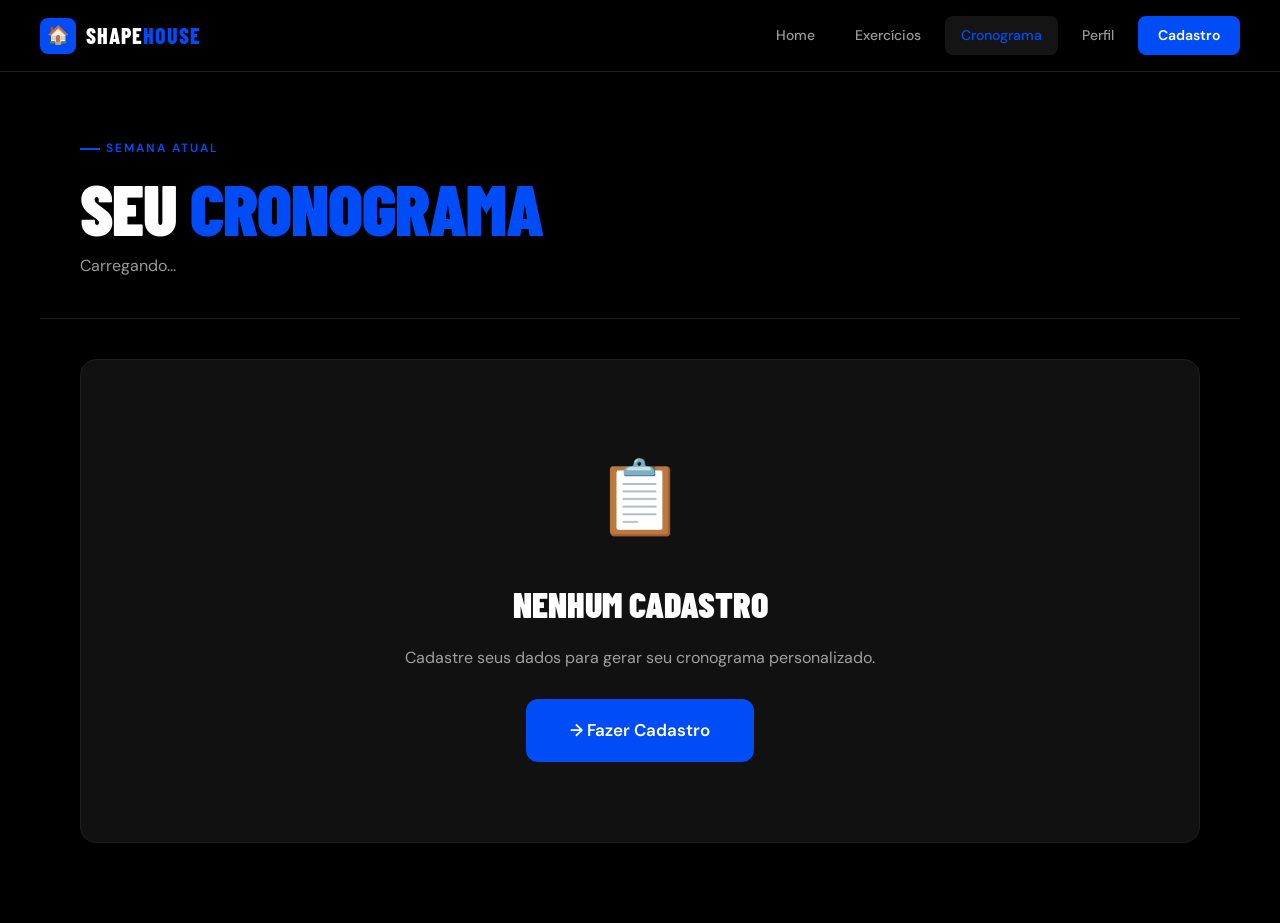
<file: pages/cronograma.html>
<!DOCTYPE html>
<html lang="pt-BR" data-theme="dark">
<head>
  <meta charset="UTF-8">
  <meta name="viewport" content="width=device-width, initial-scale=1.0">
  <title>ShapeHouse — Cronograma</title>
  <link rel="stylesheet" href="../style.css">
  <style>
    .cron-layout { max-width: 1200px; margin: 0 auto; padding: 40px 40px 80px; }

    /* ── STREAK BANNER ────────────── */
    .streak-banner {
      background: var(--black-card);
      border: 1px solid var(--black-border);
      border-radius: var(--radius-lg);
      padding: 28px 32px;
      margin-bottom: 28px;
      display: grid;
      grid-template-columns: auto 1fr auto;
      align-items: center;
      gap: 28px;
      position: relative;
      overflow: hidden;
    }
    .streak-banner::before {
      content:''; position:absolute; inset:0;
      background: linear-gradient(90deg, rgba(0,76,246,0.07) 0%, transparent 55%);
      pointer-events:none;
    }
    .streak-fire { display:flex; flex-direction:column; align-items:center; gap:3px; }
    .streak-number {
      font-family: var(--font-display);
      font-size: 60px; font-weight: 900; line-height: 1; color: var(--blue);
    }
    .streak-number.on-fire { color: #f97316; text-shadow: 0 0 20px rgba(249,115,22,0.35); }
    .streak-label { font-size: 11px; font-weight: 600; letter-spacing: 1.5px; text-transform: uppercase; color: var(--white-muted); }
    .streak-stats { display: flex; gap: 16px; flex-wrap: wrap; }
    .streak-stat { padding: 12px 20px; background: var(--white-soft); border-radius: var(--radius-sm); text-align: center; min-width: 72px; }
    .ss-val { font-family: var(--font-display); font-size: 28px; font-weight: 900; color: var(--blue); line-height: 1; }
    .ss-key { font-size: 10px; color: var(--white-muted); text-transform: uppercase; letter-spacing: 0.5px; margin-top: 2px; }
    .week-dots { display: flex; flex-direction: column; gap: 6px; align-items: flex-end; }
    .week-label { font-size: 10px; font-weight: 600; letter-spacing: 1px; text-transform: uppercase; color: var(--white-muted); }
    .week-dot-row { display: flex; gap: 5px; }
    .week-dot { width: 11px; height: 11px; border-radius: 3px; border: 1.5px solid var(--black-border); background: transparent; }
    .week-dot.done { background: var(--blue); border-color: var(--blue); }
    .week-dot.rest { background: #232323; border-color: #333; }
    .week-dot.today { border-color: var(--blue); }

    /* ── TOP BAR ──────────────────── */
    .cron-topbar { display:flex; align-items:center; justify-content:space-between; gap:16px; margin-bottom:28px; flex-wrap:wrap; }
    .cron-meta { display:flex; align-items:center; gap:10px; flex-wrap:wrap; }

    /* ── TIMER ────────────────────── */
    .timer-widget {
      background: var(--black-card); border: 1px solid var(--black-border);
      border-radius: var(--radius); padding: 20px 28px;
      display: flex; align-items: center; gap: 24px; margin-bottom: 28px; flex-wrap: wrap;
    }
    .timer-display { font-family: var(--font-display); font-size: 56px; font-weight: 900; color: var(--blue); line-height: 1; min-width: 140px; }
    .timer-label { font-size: 11px; font-weight: 600; letter-spacing: 1.5px; text-transform: uppercase; color: var(--white-muted); margin-bottom: 10px; }
    .timer-actions { display: flex; gap: 8px; flex-wrap: wrap; }

    /* ── DAY TABS ─────────────────── */
    .semana-grid { display: grid; grid-template-columns: repeat(7, 1fr); gap: 8px; margin-bottom: 28px; }
    .day-tab {
      padding: 12px 8px; border-radius: var(--radius-sm); text-align: center; cursor: pointer;
      background: var(--black-card); border: 1.5px solid var(--black-border);
      transition: var(--transition); font-size: 12px; position: relative;
    }
    .day-tab:hover { border-color: rgba(0,76,246,0.4); }
    .day-tab.active { border-color: var(--blue); background: rgba(0,76,246,0.1); }
    .day-tab.descanso { opacity: 0.5; }
    .day-tab.descanso.active { opacity: 1; }
    .day-tab.concluido { border-color: #22c55e !important; background: rgba(34,197,94,0.07) !important; }
    .day-check { position:absolute; top:4px; right:4px; width:14px; height:14px; background:#22c55e; border-radius:50%; font-size:8px; display:flex; align-items:center; justify-content:center; color:#fff; font-weight:700; }
    .day-today-dot { position:absolute; top:4px; left:4px; width:5px; height:5px; background:var(--blue); border-radius:50%; }
    .day-tab-name { font-weight:700; font-size:11px; text-transform:uppercase; letter-spacing:0.5px; margin-bottom:4px; }
    .day-tab-label { font-size:10px; color:var(--white-muted); }
    .day-tab-dot { width:6px; height:6px; border-radius:50%; margin:5px auto 0; }

    /* ── TREINO DETAIL ────────────── */
    .treino-detail { background:var(--black-card); border:1px solid var(--black-border); border-radius:var(--radius-lg); padding:36px 40px; animation:fadeIn 0.3s ease; }
    .treino-header { display:flex; align-items:flex-start; justify-content:space-between; margin-bottom:24px; gap:20px; flex-wrap:wrap; }
    .treino-title-big { font-family:var(--font-display); font-size:44px; font-weight:900; text-transform:uppercase; line-height:1; }
    .treino-title-big span { color:var(--blue); }
    .treino-stats { display:flex; gap:14px; flex-wrap:wrap; }
    .ts-item { text-align:center; padding:14px 18px; background:var(--white-soft); border-radius:var(--radius-sm); }
    .ts-val { font-family:var(--font-display); font-size:24px; font-weight:900; color:var(--blue); }
    .ts-key { font-size:10px; color:var(--white-muted); text-transform:uppercase; letter-spacing:0.5px; }
    .prog-badge { display:inline-flex; align-items:center; gap:6px; background:rgba(249,115,22,0.1); border:1px solid rgba(249,115,22,0.25); border-radius:var(--radius-sm); padding:6px 12px; font-size:12px; font-weight:600; color:#f97316; margin-top:8px; }
    .exercise-list { display:flex; flex-direction:column; gap:10px; margin-top:24px; }
    .exercise-item { display:grid; grid-template-columns:48px 1fr auto; align-items:center; gap:16px; padding:18px 20px; background:var(--black); border:1px solid var(--black-border); border-radius:var(--radius-sm); transition:var(--transition); position:relative; overflow:hidden; }
    .exercise-item::before { content:''; position:absolute; left:0; top:0; bottom:0; width:3px; background:var(--blue); transform:scaleY(0); transition:var(--transition); }
    .exercise-item:hover::before { transform:scaleY(1); }
    .exercise-item:hover { border-color:rgba(0,76,246,0.3); padding-left:24px; }
    .ei-number { width:36px; height:36px; background:var(--blue); border-radius:10px; display:flex; align-items:center; justify-content:center; font-family:var(--font-display); font-weight:900; font-size:16px; }
    .ei-name { font-weight:600; font-size:15px; margin-bottom:2px; }
    .ei-muscles { font-size:12px; color:var(--white-muted); }
    .ei-meta { display:flex; flex-direction:column; align-items:flex-end; gap:3px; }
    .ei-reps { font-family:var(--font-display); font-size:22px; font-weight:900; color:var(--blue); white-space:nowrap; }
    .ei-reps.boosted { color:#f97316; }
    .ei-series { font-size:11px; color:var(--white-muted); white-space:nowrap; }
    .ei-descanso { font-size:11px; color:#f97316; white-space:nowrap; }

    /* ── CONCLUIR ─────────────────── */
    .concluir-section { margin-top:28px; padding-top:28px; border-top:1px solid var(--black-border); display:flex; align-items:center; justify-content:space-between; gap:16px; flex-wrap:wrap; }
    .btn-concluir { background:#22c55e; color:#fff; font-size:17px; font-weight:700; padding:18px 40px; border-radius:12px; border:none; cursor:pointer; transition:var(--transition); display:flex; align-items:center; gap:10px; font-family:var(--font-body); }
    .btn-concluir:hover { background:#16a34a; transform:translateY(-2px); box-shadow:0 0 30px rgba(34,197,94,0.3); }
    .btn-concluir:disabled { background:#166534; color:#4ade80; cursor:default; transform:none; box-shadow:none; }
    .concluir-hint { font-size:13px; color:var(--white-muted); line-height:1.5; }

    /* ── REST CARD ────────────────── */
    .rest-card { background:var(--black-card); border:1px solid var(--black-border); border-radius:var(--radius-lg); padding:64px 40px; text-align:center; }
    .rest-emoji { font-size:72px; margin-bottom:16px; }
    .rest-title { font-family:var(--font-display); font-size:44px; font-weight:900; text-transform:uppercase; color:var(--white-muted); margin-bottom:10px; }
    .rest-desc { color:var(--white-muted); font-size:16px; }

    /* ── COMPLETION MODAL ─────────── */
    .modal-overlay { position:fixed; inset:0; background:rgba(0,0,0,0.88); z-index:3000; display:flex; align-items:center; justify-content:center; padding:20px; animation:fadeIn 0.25s ease; }
    .completion-modal { background:var(--black-card); border:1px solid var(--black-border); border-radius:var(--radius-lg); padding:48px 40px; max-width:480px; width:100%; text-align:center; animation:fadeInUp 0.35s ease; position:relative; overflow:hidden; }
    .completion-modal::before { content:''; position:absolute; inset:0; background:radial-gradient(circle at 50% 0%, rgba(34,197,94,0.1) 0%, transparent 55%); pointer-events:none; }
    .cm-icon { font-size:72px; margin-bottom:16px; display:block; }
    .cm-title { font-family:var(--font-display); font-size:44px; font-weight:900; text-transform:uppercase; color:#22c55e; margin-bottom:8px; line-height:1; }
    .cm-subtitle { color:var(--white-muted); font-size:15px; margin-bottom:28px; line-height:1.6; }
    .cm-stats { display:grid; grid-template-columns:1fr 1fr 1fr; gap:12px; margin-bottom:24px; }
    .cm-stat { background:var(--white-soft); border-radius:var(--radius-sm); padding:14px 10px; }
    .cms-val { font-family:var(--font-display); font-size:32px; font-weight:900; color:#22c55e; line-height:1; }
    .cms-key { font-size:10px; color:var(--white-muted); text-transform:uppercase; letter-spacing:0.5px; margin-top:2px; }
    .cm-conquistas { display:flex; flex-direction:column; gap:8px; margin-bottom:28px; }
    .cm-conquista-item { display:flex; align-items:center; gap:12px; background:rgba(249,115,22,0.1); border:1px solid rgba(249,115,22,0.25); border-radius:var(--radius-sm); padding:12px 16px; text-align:left; animation:fadeInUp 0.4s ease; }
    .cm-cq-emoji { font-size:28px; }
    .cm-cq-title { font-weight:700; font-size:15px; color:#f97316; }
    .cm-cq-desc { font-size:12px; color:var(--white-muted); }

    /* ── CONFETTI ─────────────────── */
    .confetti-dot { position:fixed; pointer-events:none; z-index:4000; border-radius:2px; animation:confettiFall linear forwards; }
    @keyframes confettiFall { 0%{opacity:1;transform:translateY(0) rotate(0deg)} 100%{opacity:0;transform:translateY(100vh) rotate(720deg)} }

    /* ── RESPONSIVE ───────────────── */
    @media (max-width:900px) {
      .semana-grid { grid-template-columns:repeat(4,1fr); }
      .streak-banner { grid-template-columns:auto 1fr; }
      .week-dots { display:none; }
      .exercise-item { grid-template-columns:44px 1fr; }
      .ei-meta { flex-direction:row; gap:10px; align-items:center; grid-column:1/-1; }
    }
    @media (max-width:600px) {
      .cron-layout { padding:24px 20px 60px; }
      .semana-grid { grid-template-columns:repeat(4,1fr); }
      .treino-detail { padding:24px 20px; }
      .timer-widget { flex-direction:column; align-items:flex-start; gap:16px; }
      .timer-display { font-size:48px; }
      .streak-banner { grid-template-columns:1fr; gap:16px; }
      .streak-number { font-size:52px; }
      .completion-modal { padding:36px 24px; }
      .btn-concluir { width:100%; justify-content:center; }
    }
  </style>
</head>
<body>

<nav class="navbar">
  <a href="../index.html" class="nav-logo">
    <div class="nav-logo-icon">🏠</div>
    <div class="nav-logo-text">Shape<span>House</span></div>
  </a>
  <div class="nav-links">
    <a href="../index.html">Home</a>
    <a href="exercicios.html">Exercícios</a>
    <a href="cronograma.html" class="active">Cronograma</a>
    <a href="perfil.html">Perfil</a>
    <a href="cadastro.html" class="nav-cta">Cadastro</a>
  </div>
  <div class="nav-hamburger"><span></span><span></span><span></span></div>
</nav>

<div class="mobile-nav">
  <a href="../index.html">🏠 Home</a>
  <a href="exercicios.html">💪 Exercícios</a>
  <a href="cronograma.html" class="active">📅 Cronograma</a>
  <a href="perfil.html">👤 Perfil</a>
  <a href="cadastro.html">✍️ Cadastro</a>
</div>

<div class="page-wrapper">
  <div class="page-header">
    <div class="section-tag">Semana atual</div>
    <h1 class="page-header-title">Seu <span>Cronograma</span></h1>
    <p class="page-header-sub" id="cron-subtitle">Carregando...</p>
  </div>
  <div class="cron-layout" id="cron-content"></div>
</div>

<script src="../script.js"></script>
<script src="../progression.js"></script>
<script>
  const MAP_DIA   = { 1:0, 2:1, 3:2, 4:3, 5:4, 6:5, 0:6 };
  const DIAS_ABR  = ['Seg','Ter','Qua','Qui','Sex','Sáb','Dom'];
  let currentDayIndex = 0;
  let cronograma = null;
  let timer      = null;

  function renderPage() {
    const user    = UserDB.getUser();
    const content = document.getElementById('cron-content');
    if (!user) {
      content.innerHTML = `<div class="no-user-card card-flat" style="text-align:center;padding:80px 40px">
        <div style="font-size:72px;margin-bottom:20px">📋</div>
        <h2 style="font-family:var(--font-display);font-size:36px;font-weight:900;text-transform:uppercase;margin-bottom:12px">Nenhum Cadastro</h2>
        <p style="color:var(--white-muted);margin-bottom:28px;font-size:16px">Cadastre seus dados para gerar seu cronograma personalizado.</p>
        <a href="cadastro.html" class="btn btn-primary btn-lg">→ Fazer Cadastro</a>
      </div>`;
      return;
    }

    cronograma = UserDB.getCronograma() || gerarCronograma(user);
    UserDB.setCronograma(cronograma);

    document.getElementById('cron-subtitle').textContent =
      `${user.nome} · Nível ${user.nivel.charAt(0).toUpperCase()+user.nivel.slice(1)} · IMC ${cronograma.imc} · Gerado em ${cronograma.geradoEm}`;

    currentDayIndex = MAP_DIA[new Date().getDay()] ?? 0;
    content.innerHTML = buildHTML(user, cronograma);

    timer = new WorkoutTimer(document.getElementById('timer-display'), document.getElementById('btn-timer-toggle'));
    timer.render();

    document.querySelectorAll('.day-tab').forEach((t, i) => t.addEventListener('click', () => selectDay(i)));
    document.getElementById('btn-timer-toggle').addEventListener('click', () => timer.toggle());
    document.getElementById('btn-timer-reset').addEventListener('click', () => timer.reset());
    document.getElementById('btn-regen').addEventListener('click', regenCron);

    selectDay(currentDayIndex);
  }

  function buildHTML(user, cron) {
    const cl      = classificarIMC(cron.imc);
    const stats   = ProgressionDB.getStats();
    const prog    = ProgressionDB.getNivelProg();
    const log     = ProgressionDB.getTreinosLog();
    const hojeIdx = MAP_DIA[new Date().getDay()] ?? 0;
    const onFire  = stats.streakAtual >= 7;
    const streakEmoji = stats.streakAtual >= 30 ? '🌟' : stats.streakAtual >= 7 ? '🔥' : stats.streakAtual > 0 ? '⚡' : '💤';

    const hoje      = new Date();
    const iniciaSeg = new Date(hoje);
    iniciaSeg.setDate(hoje.getDate() - ((hoje.getDay() + 6) % 7));
    const weekDots = Array.from({length:7}, (_, i) => {
      const d   = new Date(iniciaSeg);
      d.setDate(iniciaSeg.getDate() + i);
      const iso = d.toISOString().split('T')[0];
      const tipo = cron.semana[i]?.tipo;
      let cls = 'week-dot';
      if (log[iso])         cls += ' done';
      else if (tipo==='descanso') cls += ' rest';
      else if (i === hojeIdx)     cls += ' today';
      return `<div class="${cls}" title="${DIAS_ABR[i]}${log[iso]?' ✓':''}"></div>`;
    }).join('');

    const tabsHTML = cron.semana.map((d, i) => {
      const dotStyle  = d.tipo==='treino' ? 'background:var(--blue)' : d.tipo==='leve' ? 'background:#f97316' : 'background:#444';
      const diaISO    = _diaISO(i);
      const concluido = !!log[diaISO];
      let cls = 'day-tab' + (d.tipo==='descanso' ? ' descanso' : '') + (concluido ? ' concluido' : '');
      return `<div class="${cls}" data-idx="${i}">
        ${concluido ? '<div class="day-check">✓</div>' : ''}
        ${i===hojeIdx ? '<div class="day-today-dot"></div>' : ''}
        <div class="day-tab-name">${DIAS_ABR[i]}</div>
        <div class="day-tab-label">${d.label}</div>
        <div class="day-tab-dot" style="${dotStyle}"></div>
      </div>`;
    }).join('');

    return `
      <div class="streak-banner">
        <div class="streak-fire">
          <div class="streak-number ${onFire?'on-fire':''}">${streakEmoji} ${stats.streakAtual}</div>
          <div class="streak-label">dias consecutivos</div>
        </div>
        <div class="streak-stats">
          <div class="streak-stat"><div class="ss-val">${stats.totalTreinos}</div><div class="ss-key">Treinos totais</div></div>
          <div class="streak-stat"><div class="ss-val">${stats.streakMaior}</div><div class="ss-key">Maior streak</div></div>
          <div class="streak-stat"><div class="ss-val">${stats.semanaAtual}</div><div class="ss-key">Esta semana</div></div>
        </div>
        <div class="week-dots">
          <div class="week-label">Semana atual</div>
          <div class="week-dot-row">${weekDots}</div>
        </div>
      </div>
      <div class="cron-topbar">
        <div class="cron-meta">
          <span class="badge badge-blue">Nível: ${user.nivel.charAt(0).toUpperCase()+user.nivel.slice(1)}</span>
          <span class="badge ${cl.badge}">IMC: ${cron.imc} — ${cl.label}</span>
          ${prog.multiplicador>1.0?`<span class="badge" style="background:rgba(249,115,22,0.1);color:#f97316;border:1px solid rgba(249,115,22,0.3)">📈 ${prog.multiplicador.toFixed(2)}×</span>`:''}
        </div>
        <button class="btn btn-ghost btn-sm" id="btn-regen">🔄 Regenerar</button>
      </div>
      <div class="timer-widget">
        <div>
          <div class="timer-label">⏱ Temporizador de Treino</div>
          <div class="timer-display" id="timer-display">00:00</div>
        </div>
        <div class="timer-actions">
          <button class="btn btn-primary" id="btn-timer-toggle">▶ Iniciar</button>
          <button class="btn btn-ghost" id="btn-timer-reset">↺ Resetar</button>
        </div>
      </div>
      <div class="semana-grid">${tabsHTML}</div>
      <div id="day-detail"></div>`;
  }

  function selectDay(idx) {
    currentDayIndex = idx;
    document.querySelectorAll('.day-tab').forEach((t,i) => t.classList.toggle('active', i===idx));
    const dia     = cronograma.semana[idx];
    const detail  = document.getElementById('day-detail');
    const diaISO  = _diaISO(idx);
    const log     = ProgressionDB.getTreinosLog();
    const concluido = !!log[diaISO];

    if (dia.tipo === 'descanso') {
      detail.innerHTML = `<div class="rest-card">
        <div class="rest-emoji">${dia.label.includes('Total')?'😴':'🧘'}</div>
        <div class="rest-title">${dia.label}</div>
        <p class="rest-desc">${dia.descricao}</p>
        ${dia.label.includes('Ativo')?'<p style="color:var(--white-muted);font-size:14px;margin-top:14px">Sugestão: 20 min de caminhada leve ou alongamento</p>':''}
      </div>`;
      return;
    }

    const prog    = ProgressionDB.getNivelProg();
    const boosted = prog.multiplicador > 1.0;

    const exHTML = dia.exercicios.map((ex, i) => {
      const rb  = ProgressionDB.aplicarProgressao(ex.reps);
      const chg = boosted && rb !== ex.reps;
      const rd  = typeof rb === 'number' ? rb + 'x' : rb;
      return `<div class="exercise-item animate-fade-up-delay-${Math.min(i+1,5)}">
        <div class="ei-number">${i+1}</div>
        <div><div class="ei-name">${ex.icon} ${ex.nome}</div><div class="ei-muscles">${ex.musculos}</div></div>
        <div class="ei-meta">
          <div class="ei-reps ${chg?'boosted':''}">${rd}</div>
          <div class="ei-series">${ex.series} séries</div>
          <div class="ei-descanso">⏸ ${ex.descanso}</div>
        </div>
      </div>`;
    }).join('');

    const hojeIdx = MAP_DIA[new Date().getDay()] ?? 0;
    detail.innerHTML = `<div class="treino-detail">
      <div class="treino-header">
        <div>
          <div class="treino-title-big">${dia.label} — <span>${dia.dia}</span></div>
          <p style="color:var(--white-muted);font-size:14px;margin-top:6px">${dia.descricao}</p>
          ${boosted?`<div class="prog-badge">📈 Progressão ${prog.multiplicador.toFixed(2)}× ativa — reps em laranja foram aumentadas</div>`:''}
        </div>
        <div class="treino-stats">
          <div class="ts-item"><div class="ts-val">${dia.exercicios.length}</div><div class="ts-key">Exercícios</div></div>
          <div class="ts-item"><div class="ts-val">${dia.exercicios[0]?.series||3}</div><div class="ts-key">Séries</div></div>
          <div class="ts-item"><div class="ts-val">${dia.exercicios[0]?.descanso||'60s'}</div><div class="ts-key">Descanso</div></div>
        </div>
      </div>
      <div class="exercise-list">${exHTML}</div>
      <div class="concluir-section">
        ${concluido
          ? `<div style="display:flex;align-items:center;gap:12px">
               <div style="width:40px;height:40px;background:rgba(34,197,94,0.15);border:2px solid #22c55e;border-radius:50%;display:flex;align-items:center;justify-content:center;font-size:20px">✓</div>
               <div><div style="font-weight:700;color:#22c55e;font-size:15px">Treino concluído!</div><div style="font-size:12px;color:var(--white-muted)">Registrado hoje</div></div>
             </div>`
          : `<div class="concluir-hint"><strong style="color:var(--white)">Terminou o treino?</strong><br>Marque como concluído para registrar no seu streak.</div>`
        }
        <button class="btn-concluir" id="btn-concluir" ${concluido?'disabled':''} onclick="concluirTreino('${dia.label}', ${idx})">
          ${concluido ? '✓ Concluído' : '🏁 Concluir Treino'}
        </button>
      </div>
    </div>`;
  }

  function concluirTreino(label, idx) {
    const duracao = timer ? timer.seconds : 0;
    const novas   = ProgressionDB.registrarTreino(label, duracao);
    const stats   = ProgressionDB.getStats();

    // Atualiza tab
    const tab = document.querySelectorAll('.day-tab')[idx];
    if (tab) {
      tab.classList.add('concluido');
      if (!tab.querySelector('.day-check')) {
        const chk = document.createElement('div');
        chk.className = 'day-check'; chk.textContent = '✓';
        tab.appendChild(chk);
      }
    }

    // Atualiza streak banner
    const numEl = document.querySelector('.streak-number');
    if (numEl) {
      numEl.textContent = `${stats.streakAtual>=30?'🌟':stats.streakAtual>=7?'🔥':'⚡'} ${stats.streakAtual}`;
      if (stats.streakAtual >= 7) numEl.classList.add('on-fire');
    }
    const ssVals = document.querySelectorAll('.ss-val');
    if (ssVals[0]) ssVals[0].textContent = stats.totalTreinos;
    if (ssVals[1]) ssVals[1].textContent = stats.streakMaior;
    if (ssVals[2]) ssVals[2].textContent = stats.semanaAtual;

    // Atualiza week dots
    const log  = ProgressionDB.getTreinosLog();
    const hoje = new Date();
    const ini  = new Date(hoje); ini.setDate(hoje.getDate()-((hoje.getDay()+6)%7));
    document.querySelectorAll('.week-dot').forEach((d, i) => {
      const day = new Date(ini); day.setDate(ini.getDate()+i);
      if (log[day.toISOString().split('T')[0]]) d.classList.add('done');
    });

    // Desabilita botão
    const btn = document.getElementById('btn-concluir');
    if (btn) { btn.disabled = true; btn.textContent = '✓ Concluído'; }
    if (timer) timer.pause();

    showCompletionModal(label, stats, novas, duracao);
  }

  function showCompletionModal(label, stats, novas, duracao) {
    const min = Math.floor(duracao/60), seg = duracao%60;
    const dur = duracao > 0 ? `${min}min ${String(seg).padStart(2,'0')}s` : '—';

    const cqHTML = novas.length ? `<div style="margin-bottom:24px">
      <div style="font-size:12px;font-weight:600;letter-spacing:1px;text-transform:uppercase;color:#f97316;margin-bottom:10px">🏆 Conquista desbloqueada!</div>
      <div class="cm-conquistas">${novas.map(c=>`
        <div class="cm-conquista-item">
          <div class="cm-cq-emoji">${c.emoji}</div>
          <div><div class="cm-cq-title">${c.titulo}</div><div class="cm-cq-desc">${c.desc}</div></div>
        </div>`).join('')}</div></div>` : '';

    const el = document.createElement('div');
    el.className = 'modal-overlay'; el.id = 'completion-overlay';
    el.innerHTML = `<div class="completion-modal">
      <span class="cm-icon">🎉</span>
      <div class="cm-title">Treino<br>Concluído!</div>
      <p class="cm-subtitle"><strong style="color:var(--white)">${label}</strong> registrado com sucesso.<br>Continue assim para manter seu streak!</p>
      <div class="cm-stats">
        <div class="cm-stat"><div class="cms-val">${stats.streakAtual}${stats.streakAtual>=7?'🔥':''}</div><div class="cms-key">Streak</div></div>
        <div class="cm-stat"><div class="cms-val">${stats.totalTreinos}</div><div class="cms-key">Treinos</div></div>
        <div class="cm-stat"><div class="cms-val" style="font-size:20px">${dur}</div><div class="cms-key">Duração</div></div>
      </div>
      ${cqHTML}
      <button class="btn btn-primary btn-full" onclick="fecharModal()">Continuar 💪</button>
      <p style="margin-top:12px;font-size:12px;color:var(--white-muted)">
        Veja seu progresso no <a href="perfil.html" style="color:var(--blue)">Painel do Perfil</a>
      </p>
    </div>`;
    document.body.appendChild(el);
    document.body.style.overflow = 'hidden';
    launchConfetti();
  }

  function fecharModal() {
    const o = document.getElementById('completion-overlay');
    if (o) o.remove();
    document.body.style.overflow = '';
  }

  function launchConfetti() {
    const colors = ['#004CF6','#22c55e','#f97316','#fff','#f0abfc','#facc15'];
    for (let i = 0; i < 70; i++) {
      setTimeout(() => {
        const d = document.createElement('div');
        d.className = 'confetti-dot';
        d.style.cssText = `left:${Math.random()*100}vw;top:-10px;width:${6+Math.random()*8}px;height:${6+Math.random()*8}px;background:${colors[Math.floor(Math.random()*colors.length)]};animation-duration:${1.5+Math.random()*2}s`;
        document.body.appendChild(d);
        setTimeout(() => d.remove(), 4000);
      }, i * 25);
    }
  }

  function regenCron() {
    const user = UserDB.getUser(); if (!user) return;
    cronograma = gerarCronograma(user);
    UserDB.setCronograma(cronograma);
    UserDB.addHistorico({ tipo:'Cronograma Regenerado', nivel:user.nivel, imc:cronograma.imc });
    showToast('Cronograma regenerado! ✅','success');
    renderPage();
  }

  function _diaISO(diaIdx) {
    const hoje    = new Date();
    const hojeIdx = MAP_DIA[hoje.getDay()] ?? 0;
    const d       = new Date(hoje);
    d.setDate(hoje.getDate() + (diaIdx - hojeIdx));
    return d.toISOString().split('T')[0];
  }

  renderPage();
</script>
</body>
</html>
</file>
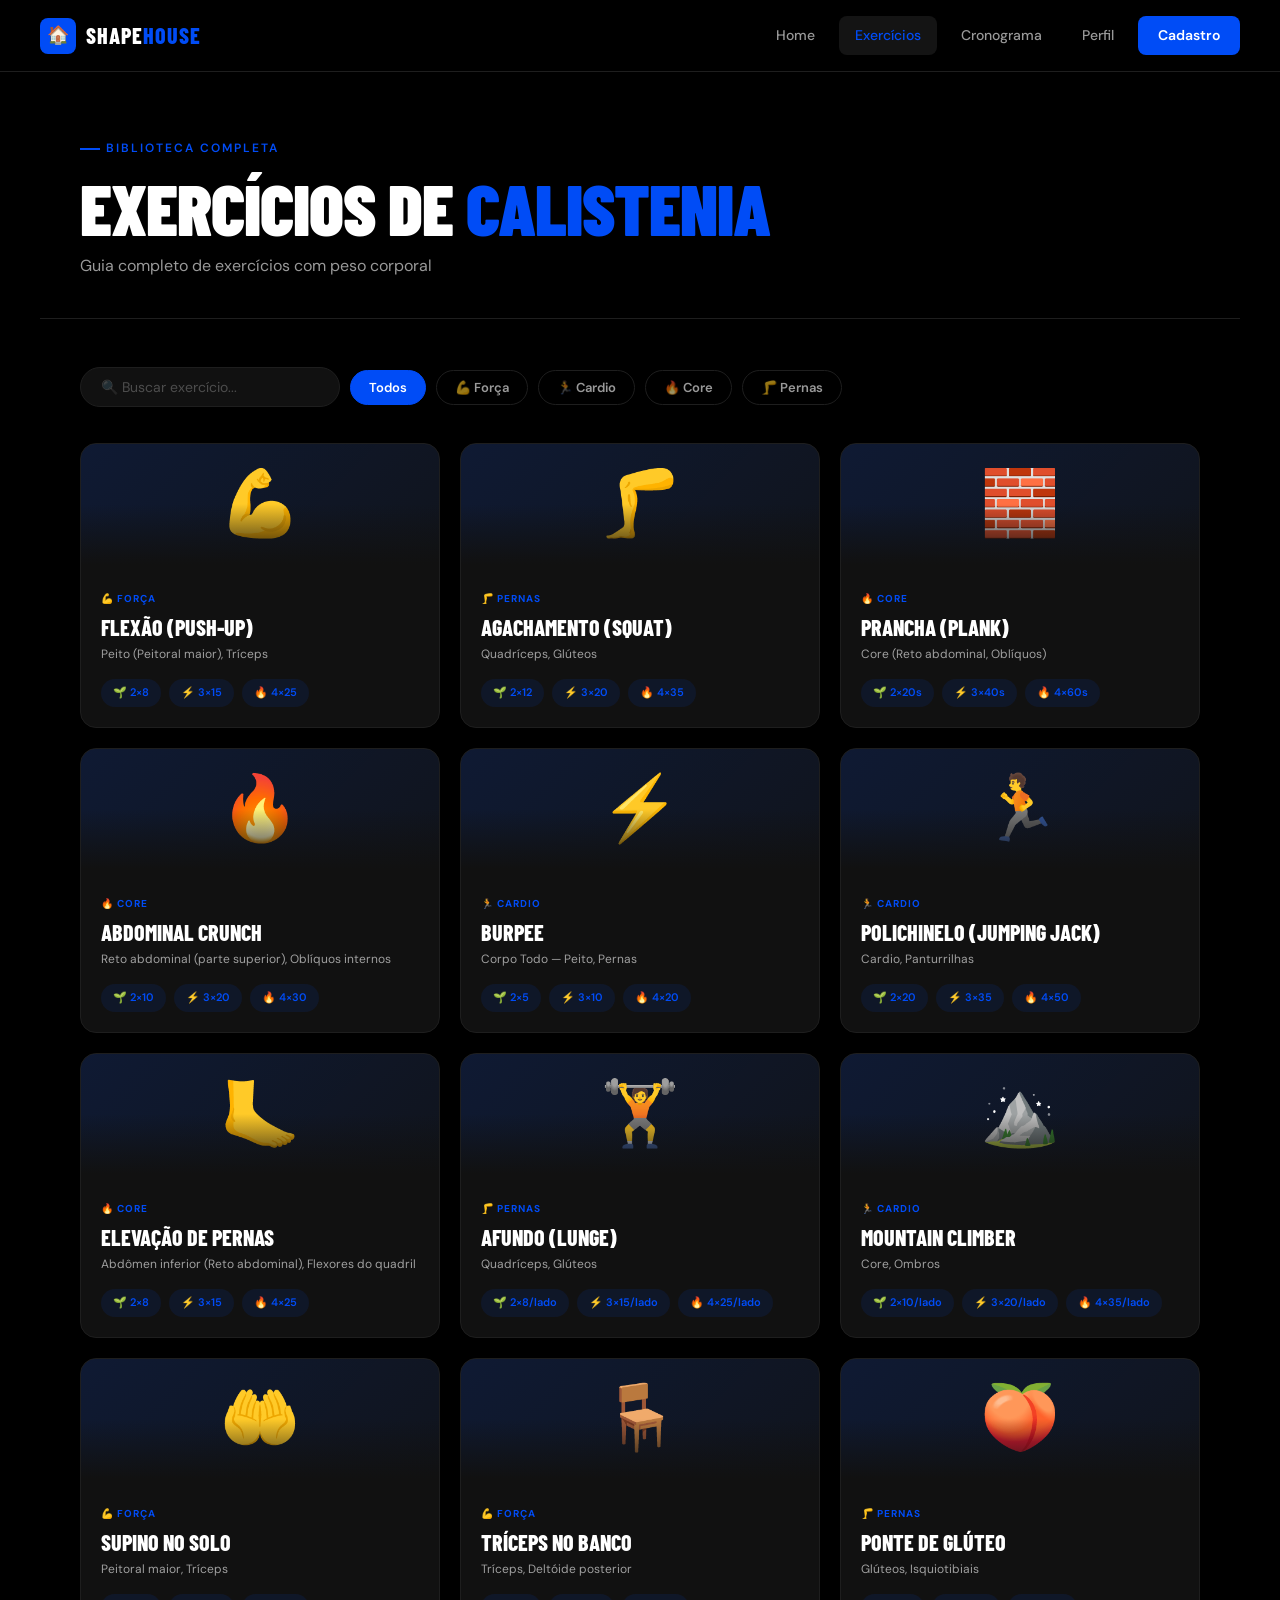
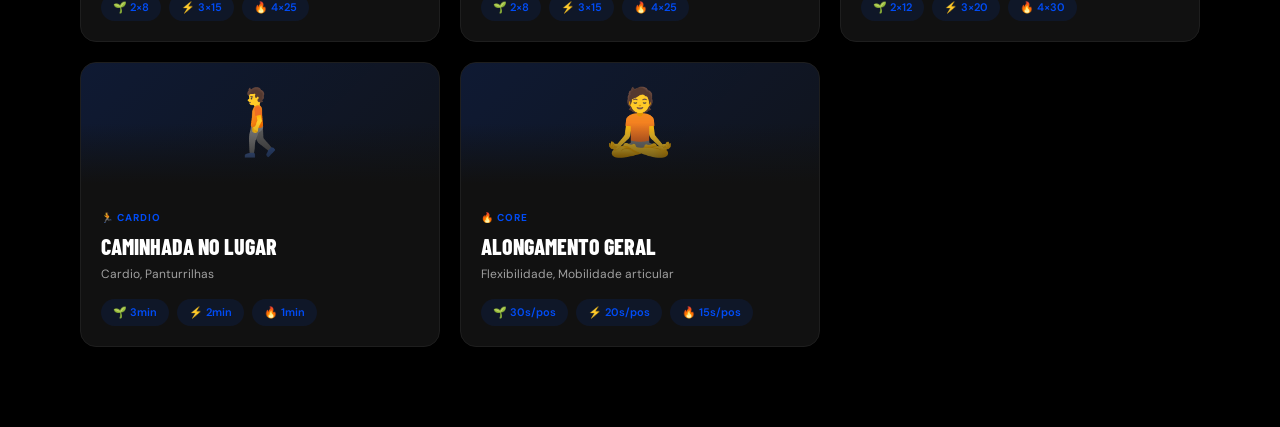
<file: pages/exercicios.html>
<!DOCTYPE html>
<html lang="pt-BR" data-theme="dark">
<head>
  <meta charset="UTF-8">
  <meta name="viewport" content="width=device-width, initial-scale=1.0">
  <title>ShapeHouse — Exercícios</title>
  <link rel="stylesheet" href="../style.css">
  <style>
    .ex-layout {
      max-width: 1200px;
      margin: 0 auto;
      padding: 48px 40px 80px;
    }

    /* Filter bar */
    .filter-bar {
      display: flex;
      align-items: center;
      gap: 10px;
      margin-bottom: 36px;
      flex-wrap: wrap;
    }

    .filter-chip {
      padding: 8px 18px;
      border-radius: 100px;
      font-size: 13px;
      font-weight: 600;
      border: 1.5px solid var(--black-border);
      background: transparent;
      color: var(--white-muted);
      cursor: pointer;
      transition: var(--transition);
    }

    .filter-chip:hover {
      border-color: rgba(0,76,246,0.4);
      color: var(--white);
    }

    .filter-chip.active {
      background: var(--blue);
      border-color: var(--blue);
      color: var(--white);
    }

    .search-input {
      background: var(--black-card);
      border: 1.5px solid var(--black-border);
      border-radius: 100px;
      padding: 10px 20px;
      color: var(--white);
      font-size: 14px;
      width: 260px;
      transition: var(--transition);
    }

    .search-input:focus {
      border-color: var(--blue);
      box-shadow: 0 0 0 3px var(--blue-glow);
    }

    .search-input::placeholder { color: rgba(255,255,255,0.25); }

    /* Exercise card */
    .ex-grid {
      display: grid;
      grid-template-columns: repeat(3, 1fr);
      gap: 20px;
    }

    .ex-card {
      background: var(--black-card);
      border: 1.5px solid var(--black-border);
      border-radius: var(--radius);
      overflow: hidden;
      transition: var(--transition);
      cursor: pointer;
    }

    .ex-card:hover {
      border-color: rgba(0,76,246,0.5);
      transform: translateY(-6px);
      box-shadow: var(--shadow-blue);
    }

    .ex-card-banner {
      height: 120px;
      background: linear-gradient(135deg, rgba(0,76,246,0.15), rgba(0,76,246,0.05));
      display: flex;
      align-items: center;
      justify-content: center;
      font-size: 64px;
      position: relative;
      overflow: hidden;
    }

    .ex-card-banner::after {
      content: '';
      position: absolute;
      inset: 0;
      background: linear-gradient(to bottom, transparent 50%, var(--black-card));
    }

    .ex-card-body { padding: 20px; }

    .ex-cat-badge {
      display: inline-flex;
      align-items: center;
      gap: 4px;
      font-size: 10px;
      font-weight: 700;
      letter-spacing: 1px;
      text-transform: uppercase;
      color: var(--blue);
      margin-bottom: 8px;
    }

    .ex-name {
      font-family: var(--font-display);
      font-size: 22px;
      font-weight: 800;
      text-transform: uppercase;
      margin-bottom: 6px;
      line-height: 1.1;
    }

    .ex-muscles {
      font-size: 12px;
      color: var(--white-muted);
      margin-bottom: 16px;
      line-height: 1.5;
    }

    .ex-meta {
      display: flex;
      gap: 8px;
      flex-wrap: wrap;
    }

    .ex-meta-pill {
      padding: 5px 12px;
      border-radius: 100px;
      font-size: 11px;
      font-weight: 600;
      background: var(--white-soft);
      color: var(--white-muted);
    }

    .ex-meta-pill.reps { background: rgba(0,76,246,0.1); color: var(--blue); }

    /* Modal */
    .modal-overlay {
      position: fixed;
      inset: 0;
      background: rgba(0,0,0,0.85);
      z-index: 2000;
      display: flex;
      align-items: center;
      justify-content: center;
      padding: 20px;
      animation: fadeIn 0.2s ease;
    }

    .modal {
      background: var(--black-card);
      border: 1px solid var(--black-border);
      border-radius: var(--radius-lg);
      max-width: 580px;
      width: 100%;
      max-height: 90vh;
      overflow-y: auto;
      animation: fadeInUp 0.3s ease;
    }

    .modal-header {
      padding: 32px 36px 20px;
      border-bottom: 1px solid var(--black-border);
      display: flex;
      align-items: center;
      gap: 20px;
    }

    .modal-icon {
      font-size: 56px;
      width: 80px; height: 80px;
      background: rgba(0,76,246,0.1);
      border-radius: 20px;
      display: flex;
      align-items: center;
      justify-content: center;
      flex-shrink: 0;
    }

    .modal-title {
      font-family: var(--font-display);
      font-size: 32px;
      font-weight: 900;
      text-transform: uppercase;
      line-height: 1.1;
    }

    .modal-body { padding: 28px 36px 36px; }

    .modal-section-title {
      font-size: 11px;
      font-weight: 700;
      letter-spacing: 1.5px;
      text-transform: uppercase;
      color: var(--white-muted);
      margin-bottom: 10px;
      margin-top: 20px;
    }

    .modal-desc {
      font-size: 14px;
      color: var(--white-muted);
      line-height: 1.7;
    }

    .modal-levels {
      display: grid;
      grid-template-columns: 1fr 1fr 1fr;
      gap: 10px;
    }

    .modal-level-item {
      text-align: center;
      padding: 14px;
      background: var(--white-soft);
      border-radius: var(--radius-sm);
    }

    .ml-nivel { font-size: 12px; font-weight: 600; color: var(--white-muted); margin-bottom: 4px; }
    .ml-val { font-family: var(--font-display); font-size: 18px; font-weight: 900; color: var(--blue); }

    .modal-tips { list-style: none; display: flex; flex-direction: column; gap: 8px; }
    .modal-tips li {
      display: flex; align-items: flex-start; gap: 10px;
      font-size: 13px; color: var(--white-muted); line-height: 1.5;
    }
    .modal-tips li::before { content: '→'; color: var(--blue); font-weight: 700; flex-shrink: 0; }

    .modal-close {
      display: block;
      margin: 0 36px 28px;
    }

    @media (max-width: 900px) {
      .ex-grid { grid-template-columns: repeat(2, 1fr); }
    }

    @media (max-width: 600px) {
      .ex-grid { grid-template-columns: 1fr; }
      .ex-layout { padding: 32px 20px 60px; }
      .modal-levels { grid-template-columns: 1fr; }
      .modal-header { flex-direction: column; align-items: flex-start; }
    }
  </style>
</head>
<body>

<nav class="navbar">
  <a href="../index.html" class="nav-logo">
    <div class="nav-logo-icon">🏠</div>
    <div class="nav-logo-text">Shape<span>House</span></div>
  </a>
  <div class="nav-links">
    <a href="../index.html">Home</a>
    <a href="exercicios.html" class="active">Exercícios</a>
    <a href="cronograma.html">Cronograma</a>
    <a href="perfil.html">Perfil</a>
    <a href="cadastro.html" class="nav-cta">Cadastro</a>
  </div>
  <div class="nav-hamburger"><span></span><span></span><span></span></div>
</nav>

<div class="mobile-nav">
  <a href="../index.html">🏠 Home</a>
  <a href="exercicios.html" class="active">💪 Exercícios</a>
  <a href="cronograma.html">📅 Cronograma</a>
  <a href="perfil.html">👤 Perfil</a>
  <a href="cadastro.html" class="nav-cta">✍️ Cadastro</a>
</div>

<div class="page-wrapper">
  <div class="page-header">
    <div class="section-tag">Biblioteca Completa</div>
    <h1 class="page-header-title">Exercícios de <span>Calistenia</span></h1>
    <p class="page-header-sub">Guia completo de exercícios com peso corporal</p>
  </div>

  <div class="ex-layout">
    <!-- Filter bar -->
    <div class="filter-bar">
      <input type="text" class="search-input" id="search-input" placeholder="🔍 Buscar exercício...">
      <button class="filter-chip active" data-filter="todos">Todos</button>
      <button class="filter-chip" data-filter="forca">💪 Força</button>
      <button class="filter-chip" data-filter="cardio">🏃 Cardio</button>
      <button class="filter-chip" data-filter="core">🔥 Core</button>
      <button class="filter-chip" data-filter="pernas">🦵 Pernas</button>
    </div>

    <div class="ex-grid" id="ex-grid"></div>
  </div>
</div>

<!-- Modal -->
<div class="modal-overlay" id="modal-overlay" style="display:none">
  <div class="modal" id="modal">
    <div class="modal-header">
      <div class="modal-icon" id="modal-icon"></div>
      <div>
        <div class="modal-title" id="modal-name"></div>
        <div id="modal-cat-badge" class="ex-cat-badge"></div>
      </div>
    </div>
    <div class="modal-body">
      <div class="modal-section-title">Músculos trabalhados</div>
      <div id="modal-muscles" class="modal-desc"></div>

      <div class="modal-section-title">Descrição</div>
      <div id="modal-desc" class="modal-desc"></div>

      <div class="modal-section-title">Volume por Nível</div>
      <div class="modal-levels">
        <div class="modal-level-item">
          <div class="ml-nivel">🌱 Iniciante</div>
          <div class="ml-val" id="modal-ini"></div>
        </div>
        <div class="modal-level-item">
          <div class="ml-nivel">⚡ Intermediário</div>
          <div class="ml-val" id="modal-int"></div>
        </div>
        <div class="modal-level-item">
          <div class="ml-nivel">🔥 Avançado</div>
          <div class="ml-val" id="modal-adv"></div>
        </div>
      </div>

      <div class="modal-section-title">Dicas de Execução</div>
      <ul class="modal-tips" id="modal-tips"></ul>
    </div>
    <button class="btn btn-ghost btn-full modal-close" id="modal-close-btn">← Fechar</button>
  </div>
</div>

<script src="../script.js"></script>
<script>
  const exerciciosFull = [
    {
      id: 'flexao', icon: '💪', nome: 'Flexão (Push-up)', cat: 'forca',
      muscles: 'Peito (Peitoral maior), Tríceps, Ombros (Deltóide anterior), Core',
      desc: 'Exercício clássico de empurrar que trabalha principalmente o peitoral. Posição de prancha alta, mãos na largura dos ombros, desça o peito até quase tocar o chão.',
      ini: '2×8', int: '3×15', adv: '4×25',
      tips: ['Mantenha o corpo reto como uma prancha', 'Não deixe o quadril afundar', 'Desça de forma controlada (2 seg)', 'Cotovelos a 45° do corpo']
    },
    {
      id: 'agachamento', icon: '🦵', nome: 'Agachamento (Squat)', cat: 'pernas',
      muscles: 'Quadríceps, Glúteos, Isquiotibiais, Panturrilhas, Core',
      desc: 'O rei dos exercícios de pernas. Desça até as coxas ficarem paralelas ao chão, mantendo os joelhos alinhados com os pés.',
      ini: '2×12', int: '3×20', adv: '4×35',
      tips: ['Joelhos não ultrapassam os dedos dos pés', 'Mantenha o peito erguido', 'Respire ao descer', 'Empurre o chão ao subir']
    },
    {
      id: 'prancha', icon: '🧱', nome: 'Prancha (Plank)', cat: 'core',
      muscles: 'Core (Reto abdominal, Oblíquos), Lombar, Ombros, Glúteos',
      desc: 'Exercício isométrico fundamental para o core. Apoio nos antebraços ou mãos, corpo reto da cabeça aos calcanhares.',
      ini: '2×20s', int: '3×40s', adv: '4×60s',
      tips: ['Não deixe o quadril afundar ou subir', 'Contraia o abdômen durante todo o tempo', 'Olhar para o chão', 'Respire normalmente']
    },
    {
      id: 'abdominal', icon: '🔥', nome: 'Abdominal Crunch', cat: 'core',
      muscles: 'Reto abdominal (parte superior), Oblíquos internos',
      desc: 'Movimento de flexão da coluna que contrai o abdômen superior. Deitado, joelhos dobrados, eleve o tronco.',
      ini: '2×10', int: '3×20', adv: '4×30',
      tips: ['Não puxe o pescoço com as mãos', 'Suba contraindo o abdômen, não o pescoço', 'Movimento controlado e curto', 'Expire ao subir']
    },
    {
      id: 'burpee', icon: '⚡', nome: 'Burpee', cat: 'cardio',
      muscles: 'Corpo Todo — Peito, Pernas, Core, Braços, Cardio',
      desc: 'O exercício mais completo da calistenia. Agachamento → prancha → flexão → prancha → salto. Alta queima calórica.',
      ini: '2×5', int: '3×10', adv: '4×20',
      tips: ['Mantenha o ritmo constante', 'No iniciante, pode omitir a flexão', 'Pouso suave no salto', 'Inspire ao descer, expire no salto']
    },
    {
      id: 'polichinelo', icon: '🏃', nome: 'Polichinelo (Jumping Jack)', cat: 'cardio',
      muscles: 'Cardio, Panturrilhas, Deltóides, Core',
      desc: 'Exercício aeróbico simples e eficiente para aquecimento e cardio. Saltos abrindo e fechando braços e pernas simultaneamente.',
      ini: '2×20', int: '3×35', adv: '4×50',
      tips: ['Mantenha o ritmo constante', 'Aterrisse suavemente nos calcanhares', 'Braços sobem até a altura dos ombros', 'Pode ser feito em silêncio (step jack)']
    },
    {
      id: 'elevacaoPerna', icon: '🦶', nome: 'Elevação de Pernas', cat: 'core',
      muscles: 'Abdômen inferior (Reto abdominal), Flexores do quadril',
      desc: 'Deitado de costas, pernas estendidas. Eleve as pernas a 90° e desça sem tocar o chão. Foco no abdômen inferior.',
      ini: '2×8', int: '3×15', adv: '4×25',
      tips: ['Não arqueie a lombar', 'Mantenha as pernas estendidas', 'Desça devagar (fase excêntrica)', 'Pressione a lombar no chão']
    },
    {
      id: 'afundo', icon: '🏋️', nome: 'Afundo (Lunge)', cat: 'pernas',
      muscles: 'Quadríceps, Glúteos, Isquiotibiais, Panturrilhas',
      desc: 'Passo à frente com queda controlada do joelho traseiro próximo ao chão. Trabalha pernas unilateralmente.',
      ini: '2×8/lado', int: '3×15/lado', adv: '4×25/lado',
      tips: ['Joelho da frente não ultrapassa os dedos', 'Tronco ereto durante o movimento', 'Desça devagar, suba rápido', 'Distribua o peso no calcanhar da frente']
    },
    {
      id: 'mountain', icon: '⛰️', nome: 'Mountain Climber', cat: 'cardio',
      muscles: 'Core, Ombros, Quadríceps, Cardio',
      desc: 'Posição de prancha alta. Leve alternadamente os joelhos ao peito rapidamente. Combina core e cardio.',
      ini: '2×10/lado', int: '3×20/lado', adv: '4×35/lado',
      tips: ['Mantenha o quadril nivelado', 'Não deixe o quadril subir', 'Movimento rápido para efeito cardio', 'Braços firmes e estáveis']
    },
    {
      id: 'supino_solo', icon: '🤲', nome: 'Supino no Solo', cat: 'forca',
      muscles: 'Peitoral maior, Tríceps, Deltóide anterior',
      desc: 'Variação da flexão com maior amplitude. Deitado no chão, segure objetos como livros como peso simbólico, ou faça com apenas o peso corporal.',
      ini: '2×8', int: '3×15', adv: '4×25',
      tips: ['Cotovelos a 45°', 'Pressione o chão ao empurrar', 'Contraia o peito no topo', 'Inspire ao descer']
    },
    {
      id: 'triceps_banco', icon: '🪑', nome: 'Tríceps no Banco', cat: 'forca',
      muscles: 'Tríceps, Deltóide posterior, Peitoral (inferior)',
      desc: 'Apoie as mãos em uma cadeira ou banco, pernas estendidas ou dobradas. Dobre os cotovelos abaixando o corpo.',
      ini: '2×8', int: '3×15', adv: '4×25',
      tips: ['Cotovelos para trás, não para os lados', 'Desça até 90° no cotovelo', 'Não arqueje a lombar', 'Suba estendendo completamente os braços']
    },
    {
      id: 'gluteo', icon: '🍑', nome: 'Ponte de Glúteo', cat: 'pernas',
      muscles: 'Glúteos, Isquiotibiais, Lombar, Core',
      desc: 'Deitado de costas, joelhos dobrados, pés no chão. Eleve o quadril formando uma linha reta dos joelhos aos ombros.',
      ini: '2×12', int: '3×20', adv: '4×30',
      tips: ['Contraia os glúteos no topo', 'Mantenha por 1-2 seg no topo', 'Desça controlado', 'Pode fazer com uma perna (avançado)']
    },
    {
      id: 'caminhada', icon: '🚶', nome: 'Caminhada no Lugar', cat: 'cardio',
      muscles: 'Cardio, Panturrilhas, Quadríceps',
      desc: 'Marcha no lugar com elevação dos joelhos. Excelente para aquecimento ou cardio de baixo impacto.',
      ini: '3min', int: '2min', adv: '1min',
      tips: ['Eleve os joelhos à altura do quadril', 'Balance os braços naturalmente', 'Mantenha ritmo constante', 'Ótimo para aquecimento']
    },
    {
      id: 'alongamento', icon: '🧘', nome: 'Alongamento Geral', cat: 'core',
      muscles: 'Flexibilidade, Mobilidade articular, Recuperação',
      desc: 'Série de alongamentos para todo o corpo. Essencial após treinos para recuperação e prevenção de lesões.',
      ini: '30s/pos', int: '20s/pos', adv: '15s/pos',
      tips: ['Não force além do conforto', 'Respire profundamente em cada posição', 'Foque nos músculos trabalhados no dia', 'Nunca force com dor']
    },
  ];

  let currentFilter = 'todos';
  let searchQuery = '';

  function renderGrid() {
    const grid = document.getElementById('ex-grid');
    const filtered = exerciciosFull.filter(ex => {
      const matchCat = currentFilter === 'todos' || ex.cat === currentFilter;
      const matchSearch = ex.nome.toLowerCase().includes(searchQuery) || ex.muscles.toLowerCase().includes(searchQuery);
      return matchCat && matchSearch;
    });

    if (!filtered.length) {
      grid.innerHTML = `<div style="grid-column:1/-1; text-align:center; padding:60px; color:var(--white-muted)">
        <div style="font-size:48px;margin-bottom:16px">🔍</div>
        <p>Nenhum exercício encontrado.</p>
      </div>`;
      return;
    }

    grid.innerHTML = filtered.map((ex, i) => `
      <div class="ex-card animate-fade-up-delay-${Math.min(i%5+1,5)}" onclick="openModal('${ex.id}')">
        <div class="ex-card-banner">${ex.icon}</div>
        <div class="ex-card-body">
          <div class="ex-cat-badge">${getCatLabel(ex.cat)}</div>
          <div class="ex-name">${ex.nome}</div>
          <div class="ex-muscles">${ex.muscles.split(',').slice(0,2).join(', ')}</div>
          <div class="ex-meta">
            <span class="ex-meta-pill reps">🌱 ${ex.ini}</span>
            <span class="ex-meta-pill reps">⚡ ${ex.int}</span>
            <span class="ex-meta-pill reps">🔥 ${ex.adv}</span>
          </div>
        </div>
      </div>`).join('');
  }

  function getCatLabel(cat) {
    const map = { forca:'💪 Força', cardio:'🏃 Cardio', core:'🔥 Core', pernas:'🦵 Pernas' };
    return map[cat] || cat;
  }

  function openModal(id) {
    const ex = exerciciosFull.find(e => e.id === id);
    if (!ex) return;
    document.getElementById('modal-icon').textContent    = ex.icon;
    document.getElementById('modal-name').textContent    = ex.nome;
    document.getElementById('modal-cat-badge').textContent = getCatLabel(ex.cat);
    document.getElementById('modal-muscles').textContent = ex.muscles;
    document.getElementById('modal-desc').textContent    = ex.desc;
    document.getElementById('modal-ini').textContent     = ex.ini;
    document.getElementById('modal-int').textContent     = ex.int;
    document.getElementById('modal-adv').textContent     = ex.adv;
    document.getElementById('modal-tips').innerHTML      = ex.tips.map(t => `<li>${t}</li>`).join('');
    document.getElementById('modal-overlay').style.display = 'flex';
    document.body.style.overflow = 'hidden';
  }

  function closeModal() {
    document.getElementById('modal-overlay').style.display = 'none';
    document.body.style.overflow = '';
  }

  document.getElementById('modal-close-btn').addEventListener('click', closeModal);
  document.getElementById('modal-overlay').addEventListener('click', e => {
    if (e.target === document.getElementById('modal-overlay')) closeModal();
  });

  document.querySelectorAll('.filter-chip').forEach(chip => {
    chip.addEventListener('click', () => {
      document.querySelectorAll('.filter-chip').forEach(c => c.classList.remove('active'));
      chip.classList.add('active');
      currentFilter = chip.dataset.filter;
      renderGrid();
    });
  });

  document.getElementById('search-input').addEventListener('input', e => {
    searchQuery = e.target.value.toLowerCase();
    renderGrid();
  });

  renderGrid();
</script>
</body>
</html>
</file>
<file: style.css>
/* ============================================
   SHAPEHOUSE — GLOBAL STYLES
   ============================================ */

@import url('https://fonts.googleapis.com/css2?family=Barlow+Condensed:wght@400;600;700;800;900&family=DM+Sans:wght@300;400;500;600&display=swap');

/* CSS VARIABLES */
:root {
  --blue: #004CF6;
  --blue-light: #3370ff;
  --blue-glow: rgba(0, 76, 246, 0.3);
  --black: #000000;
  --black-soft: #0a0a0a;
  --black-card: #111111;
  --black-border: #1e1e1e;
  --white: #ffffff;
  --white-muted: rgba(255,255,255,0.6);
  --white-soft: rgba(255,255,255,0.08);
  --font-display: 'Barlow Condensed', sans-serif;
  --font-body: 'DM Sans', sans-serif;
  --radius: 16px;
  --radius-sm: 8px;
  --radius-lg: 24px;
  --transition: 0.3s cubic-bezier(0.4, 0, 0.2, 1);
  --shadow-blue: 0 0 40px rgba(0, 76, 246, 0.25);
  --shadow-card: 0 4px 30px rgba(0,0,0,0.5);
  --navbar-h: 72px;
}

/* RESET */
*, *::before, *::after {
  margin: 0; padding: 0;
  box-sizing: border-box;
}

html {
  scroll-behavior: smooth;
  font-size: 16px;
}

body {
  background-color: var(--black);
  color: var(--white);
  font-family: var(--font-body);
  line-height: 1.6;
  overflow-x: hidden;
  min-height: 100vh;
}

img { max-width: 100%; display: block; }
a { text-decoration: none; color: inherit; }
ul { list-style: none; }
button { cursor: pointer; border: none; outline: none; font-family: var(--font-body); }
input, select, textarea { font-family: var(--font-body); outline: none; }

/* ============================================
   NAVBAR
   ============================================ */

.navbar {
  position: fixed;
  top: 0; left: 0; right: 0;
  height: var(--navbar-h);
  background: rgba(0,0,0,0.85);
  backdrop-filter: blur(20px);
  -webkit-backdrop-filter: blur(20px);
  border-bottom: 1px solid var(--black-border);
  z-index: 1000;
  display: flex;
  align-items: center;
  justify-content: space-between;
  padding: 0 40px;
}

.nav-logo {
  display: flex;
  align-items: center;
  gap: 10px;
}

.nav-logo-icon {
  width: 36px; height: 36px;
  background: var(--blue);
  border-radius: 8px;
  display: flex;
  align-items: center;
  justify-content: center;
  font-size: 18px;
}

.nav-logo-text {
  font-family: var(--font-display);
  font-size: 22px;
  font-weight: 800;
  letter-spacing: 1px;
  text-transform: uppercase;
}

.nav-logo-text span {
  color: var(--blue);
}

.nav-links {
  display: flex;
  align-items: center;
  gap: 8px;
}

.nav-links a {
  padding: 8px 16px;
  border-radius: var(--radius-sm);
  font-size: 14px;
  font-weight: 500;
  color: var(--white-muted);
  transition: var(--transition);
}

.nav-links a:hover,
.nav-links a.active {
  color: var(--white);
  background: var(--white-soft);
}

.nav-links a.active {
  color: var(--blue);
}

.nav-cta {
  background: var(--blue) !important;
  color: var(--white) !important;
  padding: 8px 20px !important;
  border-radius: 8px !important;
  font-weight: 600 !important;
}

.nav-cta:hover {
  background: var(--blue-light) !important;
  transform: translateY(-1px);
}

.nav-hamburger {
  display: none;
  flex-direction: column;
  gap: 5px;
  cursor: pointer;
  padding: 4px;
}

.nav-hamburger span {
  display: block;
  width: 24px; height: 2px;
  background: var(--white);
  border-radius: 2px;
  transition: var(--transition);
}

/* ============================================
   MAIN CONTENT WRAPPER
   ============================================ */

.page-wrapper {
  padding-top: var(--navbar-h);
  min-height: 100vh;
}

/* ============================================
   BUTTONS
   ============================================ */

.btn {
  display: inline-flex;
  align-items: center;
  justify-content: center;
  gap: 8px;
  padding: 14px 32px;
  border-radius: var(--radius-sm);
  font-family: var(--font-body);
  font-weight: 600;
  font-size: 15px;
  transition: var(--transition);
  cursor: pointer;
  border: none;
}

.btn-primary {
  background: var(--blue);
  color: var(--white);
}
.btn-primary:hover {
  background: var(--blue-light);
  transform: translateY(-2px);
  box-shadow: var(--shadow-blue);
}

.btn-outline {
  background: transparent;
  color: var(--white);
  border: 1.5px solid var(--white-muted);
}
.btn-outline:hover {
  border-color: var(--white);
  background: var(--white-soft);
}

.btn-ghost {
  background: var(--white-soft);
  color: var(--white);
}
.btn-ghost:hover {
  background: rgba(255,255,255,0.15);
}

.btn-lg {
  padding: 18px 44px;
  font-size: 17px;
  border-radius: 12px;
}

.btn-sm {
  padding: 10px 20px;
  font-size: 13px;
}

.btn-full { width: 100%; }

/* ============================================
   CARDS
   ============================================ */

.card {
  background: var(--black-card);
  border: 1px solid var(--black-border);
  border-radius: var(--radius);
  padding: 28px;
  transition: var(--transition);
}

.card:hover {
  border-color: rgba(0, 76, 246, 0.4);
  transform: translateY(-4px);
  box-shadow: var(--shadow-blue);
}

.card-flat {
  background: var(--black-card);
  border: 1px solid var(--black-border);
  border-radius: var(--radius);
  padding: 28px;
}

/* ============================================
   SECTION STYLES
   ============================================ */

.section {
  padding: 80px 40px;
  max-width: 1200px;
  margin: 0 auto;
}

.section-sm {
  padding: 48px 40px;
  max-width: 1200px;
  margin: 0 auto;
}

.section-tag {
  display: inline-flex;
  align-items: center;
  gap: 6px;
  font-size: 12px;
  font-weight: 600;
  letter-spacing: 2px;
  text-transform: uppercase;
  color: var(--blue);
  margin-bottom: 12px;
}

.section-tag::before {
  content: '';
  display: block;
  width: 20px; height: 2px;
  background: var(--blue);
}

.section-title {
  font-family: var(--font-display);
  font-size: clamp(36px, 5vw, 60px);
  font-weight: 800;
  line-height: 1.05;
  letter-spacing: -0.5px;
  text-transform: uppercase;
  margin-bottom: 16px;
}

.section-title span { color: var(--blue); }

.section-subtitle {
  font-size: 16px;
  color: var(--white-muted);
  max-width: 560px;
  line-height: 1.7;
}

/* ============================================
   GRID LAYOUTS
   ============================================ */

.grid-2 { display: grid; grid-template-columns: repeat(2, 1fr); gap: 24px; }
.grid-3 { display: grid; grid-template-columns: repeat(3, 1fr); gap: 24px; }
.grid-4 { display: grid; grid-template-columns: repeat(4, 1fr); gap: 20px; }

/* ============================================
   FORM ELEMENTS
   ============================================ */

.form-group {
  display: flex;
  flex-direction: column;
  gap: 8px;
  margin-bottom: 20px;
}

.form-label {
  font-size: 13px;
  font-weight: 600;
  letter-spacing: 0.5px;
  color: var(--white-muted);
  text-transform: uppercase;
}

.form-input,
.form-select {
  background: var(--black-card);
  border: 1.5px solid var(--black-border);
  border-radius: var(--radius-sm);
  padding: 14px 18px;
  color: var(--white);
  font-size: 15px;
  transition: var(--transition);
  width: 100%;
}

.form-input:focus,
.form-select:focus {
  border-color: var(--blue);
  box-shadow: 0 0 0 3px var(--blue-glow);
}

.form-input::placeholder { color: rgba(255,255,255,0.25); }

.form-select {
  appearance: none;
  background-image: url("data:image/svg+xml,%3Csvg xmlns='http://www.w3.org/2000/svg' width='12' height='8' viewBox='0 0 12 8'%3E%3Cpath d='M1 1l5 5 5-5' stroke='%23666' stroke-width='1.5' fill='none' stroke-linecap='round'/%3E%3C/svg%3E");
  background-repeat: no-repeat;
  background-position: right 16px center;
  padding-right: 44px;
  cursor: pointer;
}

.form-select option {
  background: var(--black-card);
  color: var(--white);
}

/* ============================================
   BADGE
   ============================================ */

.badge {
  display: inline-flex;
  align-items: center;
  padding: 4px 12px;
  border-radius: 100px;
  font-size: 12px;
  font-weight: 600;
}

.badge-blue { background: rgba(0,76,246,0.15); color: var(--blue); border: 1px solid rgba(0,76,246,0.3); }
.badge-green { background: rgba(34,197,94,0.1); color: #22c55e; border: 1px solid rgba(34,197,94,0.2); }
.badge-yellow { background: rgba(234,179,8,0.1); color: #eab308; border: 1px solid rgba(234,179,8,0.2); }
.badge-red { background: rgba(239,68,68,0.1); color: #ef4444; border: 1px solid rgba(239,68,68,0.2); }
.badge-orange { background: rgba(249,115,22,0.1); color: #f97316; border: 1px solid rgba(249,115,22,0.2); }

/* ============================================
   DIVIDER
   ============================================ */

.divider {
  height: 1px;
  background: var(--black-border);
  margin: 0 40px;
}

/* ============================================
   TOAST NOTIFICATION
   ============================================ */

.toast-container {
  position: fixed;
  bottom: 24px; right: 24px;
  z-index: 9999;
  display: flex;
  flex-direction: column;
  gap: 8px;
}

.toast {
  background: var(--black-card);
  border: 1px solid var(--black-border);
  border-left: 3px solid var(--blue);
  border-radius: var(--radius-sm);
  padding: 14px 20px;
  font-size: 14px;
  font-weight: 500;
  min-width: 280px;
  display: flex;
  align-items: center;
  gap: 10px;
  animation: toastIn 0.3s ease;
  box-shadow: var(--shadow-card);
}

.toast.success { border-left-color: #22c55e; }
.toast.error { border-left-color: #ef4444; }

@keyframes toastIn {
  from { opacity: 0; transform: translateX(20px); }
  to { opacity: 1; transform: translateX(0); }
}

@keyframes toastOut {
  from { opacity: 1; transform: translateX(0); }
  to { opacity: 0; transform: translateX(20px); }
}

/* ============================================
   PROGRESS BAR
   ============================================ */

.progress-bar {
  height: 6px;
  background: var(--black-border);
  border-radius: 100px;
  overflow: hidden;
}

.progress-fill {
  height: 100%;
  background: var(--blue);
  border-radius: 100px;
  transition: width 0.6s ease;
}

/* ============================================
   PAGE HEADER
   ============================================ */

.page-header {
  padding: 60px 40px 40px;
  max-width: 1200px;
  margin: 0 auto;
  border-bottom: 1px solid var(--black-border);
  margin-bottom: 0;
}

.page-header-title {
  font-family: var(--font-display);
  font-size: clamp(40px, 6vw, 72px);
  font-weight: 900;
  text-transform: uppercase;
  line-height: 1;
  letter-spacing: -1px;
}

.page-header-title span { color: var(--blue); }

.page-header-sub {
  color: var(--white-muted);
  font-size: 16px;
  margin-top: 10px;
}

/* ============================================
   FOOTER
   ============================================ */

.footer {
  border-top: 1px solid var(--black-border);
  padding: 40px;
  text-align: center;
  margin-top: 80px;
}

.footer-logo {
  font-family: var(--font-display);
  font-size: 24px;
  font-weight: 800;
  letter-spacing: 1px;
  text-transform: uppercase;
  margin-bottom: 12px;
}

.footer-logo span { color: var(--blue); }

.footer-text {
  color: var(--white-muted);
  font-size: 13px;
}

/* ============================================
   ANIMATIONS
   ============================================ */

@keyframes fadeInUp {
  from { opacity: 0; transform: translateY(30px); }
  to { opacity: 1; transform: translateY(0); }
}

@keyframes fadeIn {
  from { opacity: 0; }
  to { opacity: 1; }
}

@keyframes pulse {
  0%, 100% { opacity: 1; }
  50% { opacity: 0.5; }
}

@keyframes spin {
  from { transform: rotate(0deg); }
  to { transform: rotate(360deg); }
}

.animate-fade-up {
  animation: fadeInUp 0.6s ease forwards;
}

.animate-fade-up-delay-1 { animation-delay: 0.1s; opacity: 0; animation-fill-mode: forwards; animation-name: fadeInUp; animation-duration: 0.6s; }
.animate-fade-up-delay-2 { animation-delay: 0.2s; opacity: 0; animation-fill-mode: forwards; animation-name: fadeInUp; animation-duration: 0.6s; }
.animate-fade-up-delay-3 { animation-delay: 0.3s; opacity: 0; animation-fill-mode: forwards; animation-name: fadeInUp; animation-duration: 0.6s; }
.animate-fade-up-delay-4 { animation-delay: 0.4s; opacity: 0; animation-fill-mode: forwards; animation-name: fadeInUp; animation-duration: 0.6s; }
.animate-fade-up-delay-5 { animation-delay: 0.5s; opacity: 0; animation-fill-mode: forwards; animation-name: fadeInUp; animation-duration: 0.6s; }

/* ============================================
   DARK MODE TOGGLE
   ============================================ */

[data-theme="light"] {
  --black: #f5f5f5;
  --black-soft: #eeeeee;
  --black-card: #ffffff;
  --black-border: #e0e0e0;
  --white: #111111;
  --white-muted: rgba(0,0,0,0.5);
  --white-soft: rgba(0,0,0,0.05);
}

[data-theme="light"] .navbar {
  background: rgba(245,245,245,0.9);
}

/* ============================================
   MOBILE NAV
   ============================================ */

.mobile-nav {
  display: none;
  position: fixed;
  top: var(--navbar-h);
  left: 0; right: 0;
  background: var(--black-soft);
  border-bottom: 1px solid var(--black-border);
  padding: 20px;
  z-index: 999;
  flex-direction: column;
  gap: 4px;
}

.mobile-nav.open { display: flex; }

.mobile-nav a {
  padding: 14px 16px;
  border-radius: var(--radius-sm);
  font-weight: 500;
  color: var(--white-muted);
  transition: var(--transition);
}

.mobile-nav a:hover,
.mobile-nav a.active {
  background: var(--white-soft);
  color: var(--white);
}

/* ============================================
   RESPONSIVE
   ============================================ */

@media (max-width: 1024px) {
  .grid-4 { grid-template-columns: repeat(2, 1fr); }
  .section { padding: 60px 24px; }
  .page-header { padding: 48px 24px 32px; }
}

@media (max-width: 768px) {
  .navbar { padding: 0 20px; }
  .nav-links { display: none; }
  .nav-hamburger { display: flex; }
  .grid-3 { grid-template-columns: repeat(2, 1fr); }
  .grid-2 { grid-template-columns: 1fr; }
  .section { padding: 48px 20px; }
  .section-sm { padding: 32px 20px; }
  .page-header { padding: 36px 20px 24px; }
  .divider { margin: 0 20px; }
  .footer { padding: 32px 20px; }
  .btn-lg { padding: 16px 32px; font-size: 16px; }
}

@media (max-width: 480px) {
  .grid-3, .grid-4 { grid-template-columns: 1fr; }
  .card { padding: 20px; }
}
</file>
